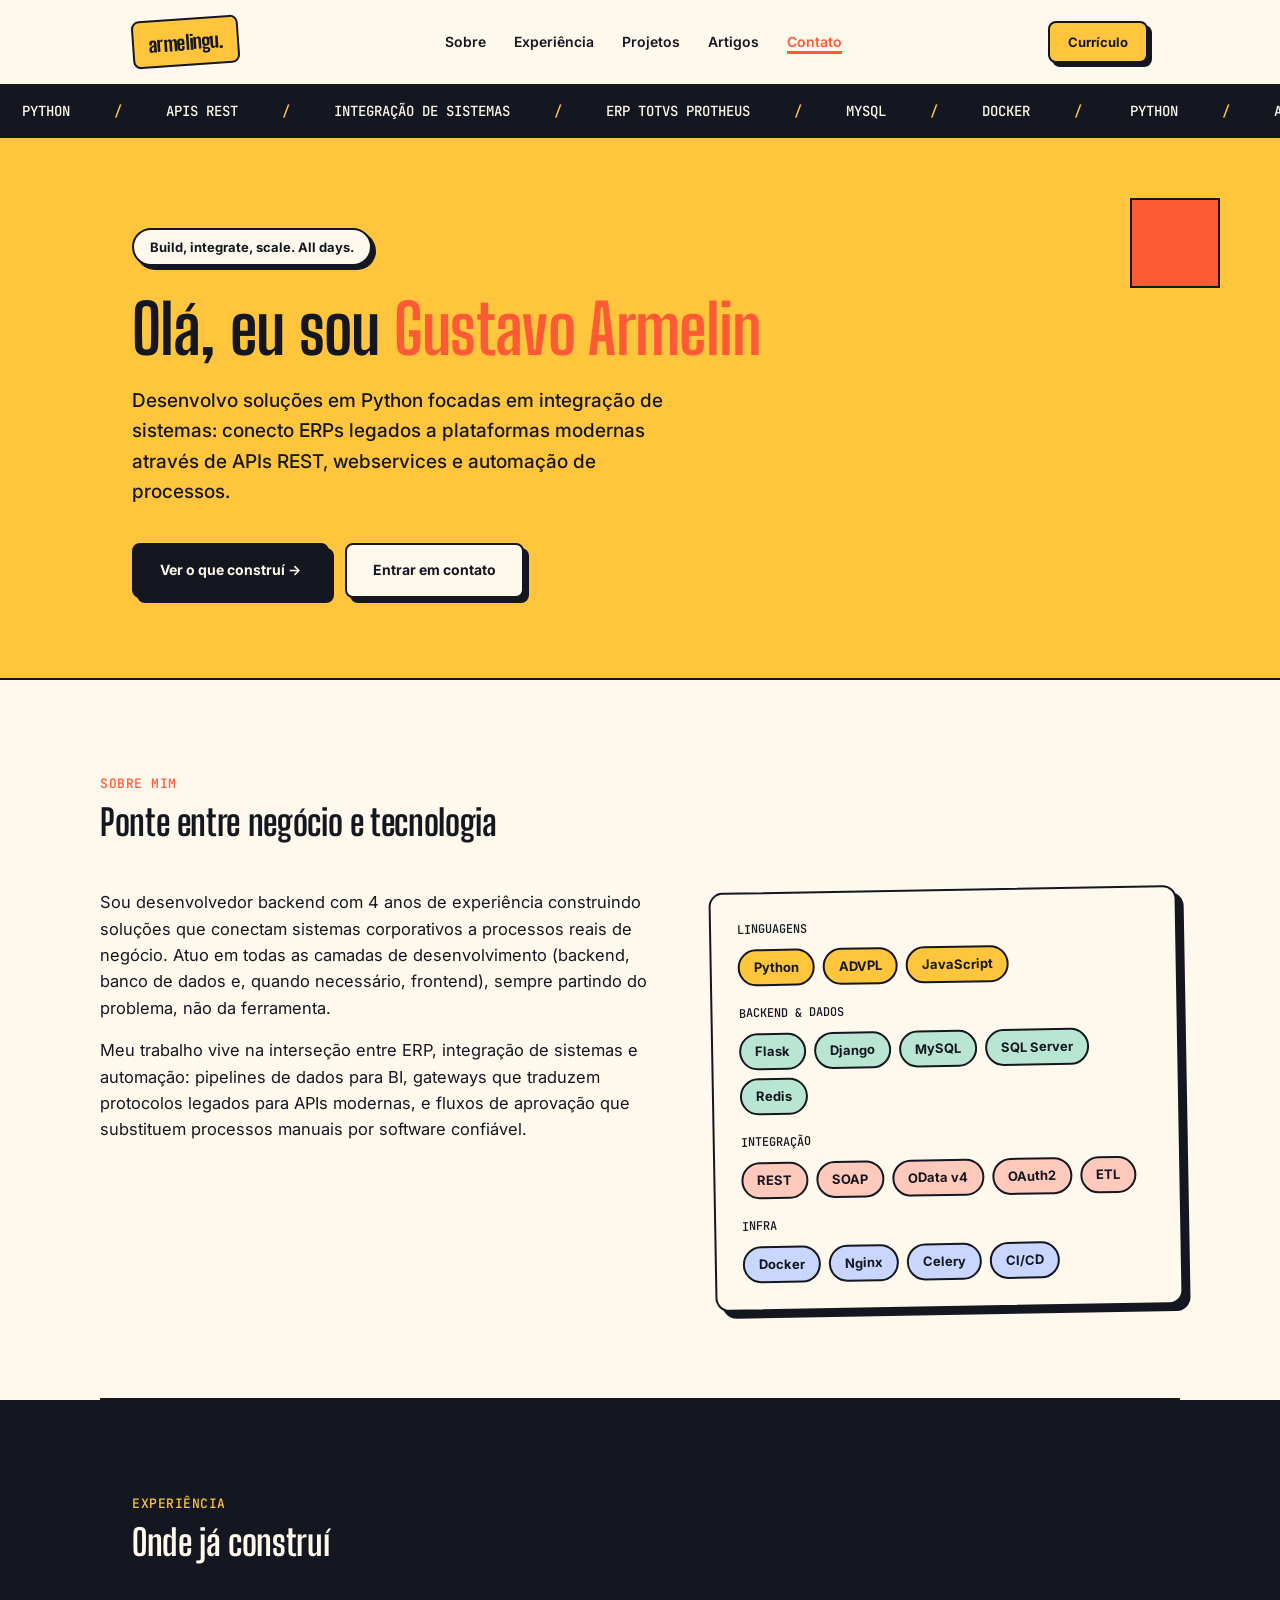
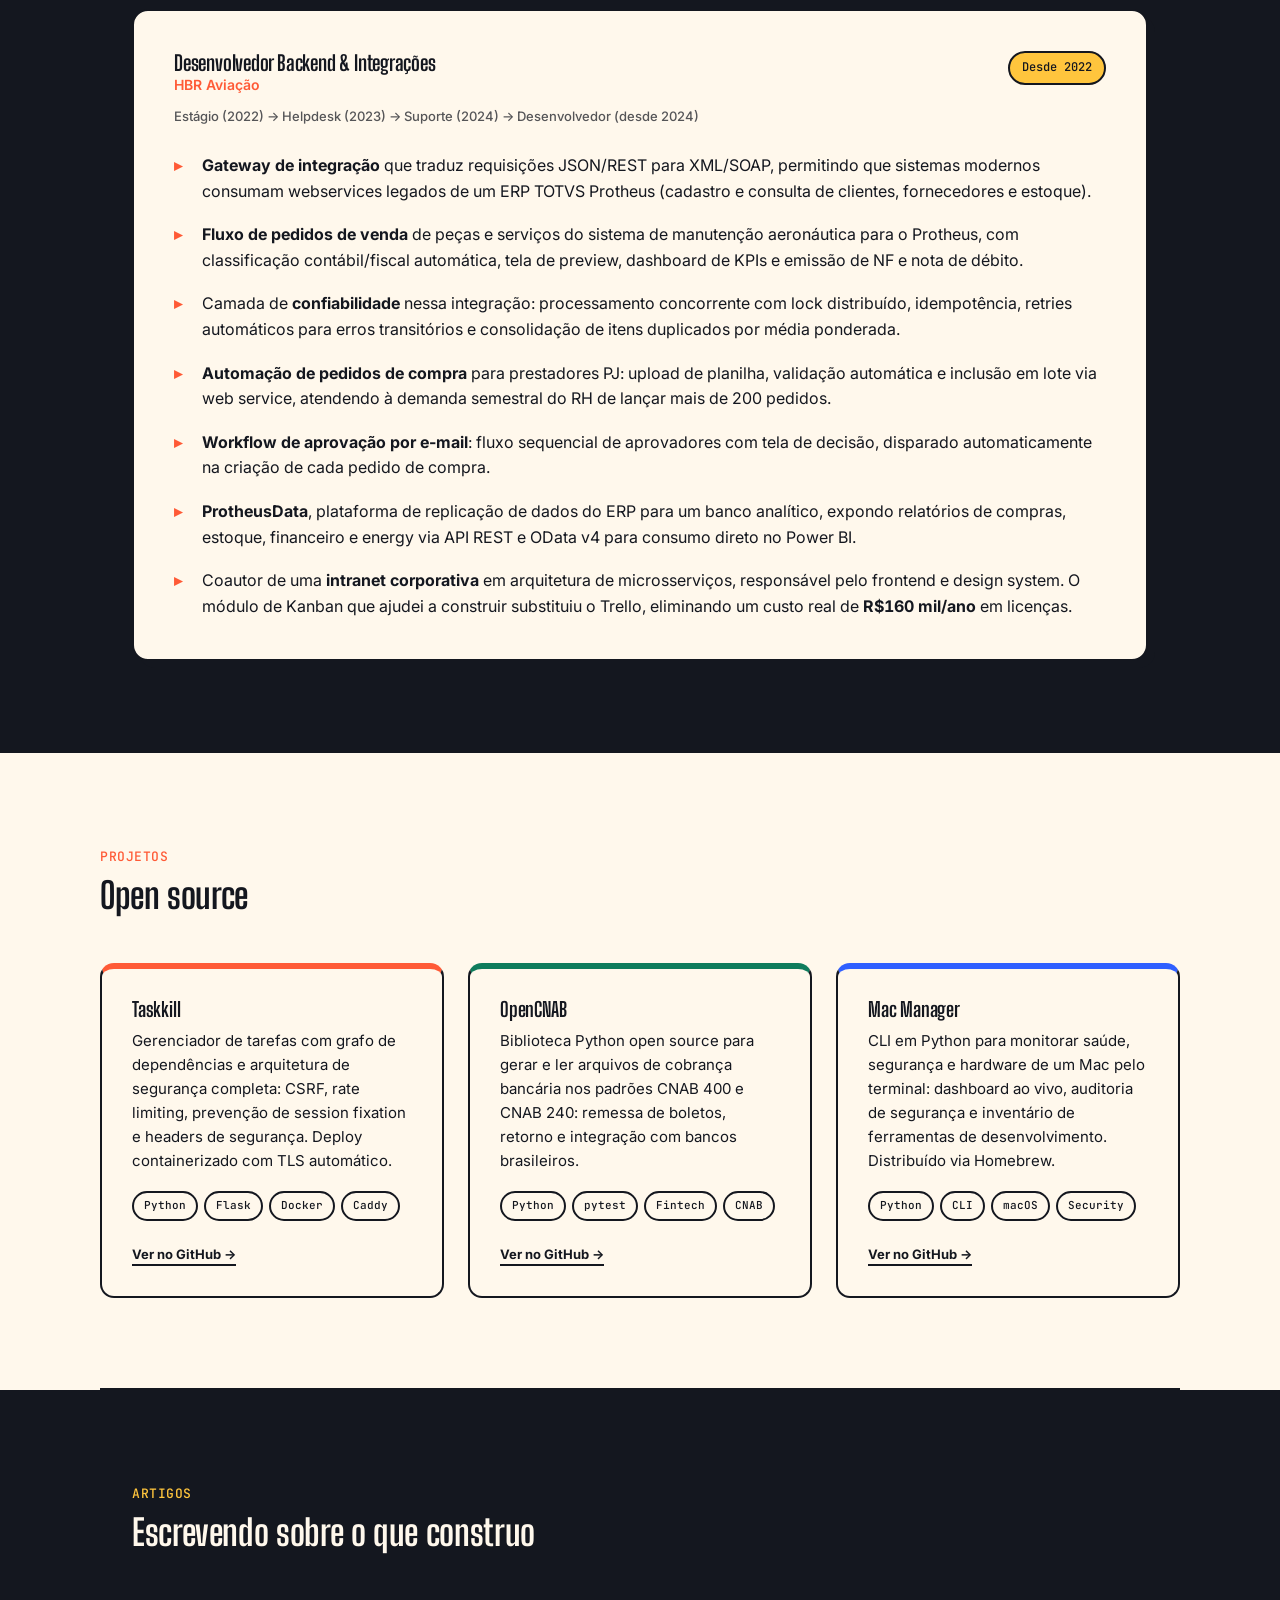
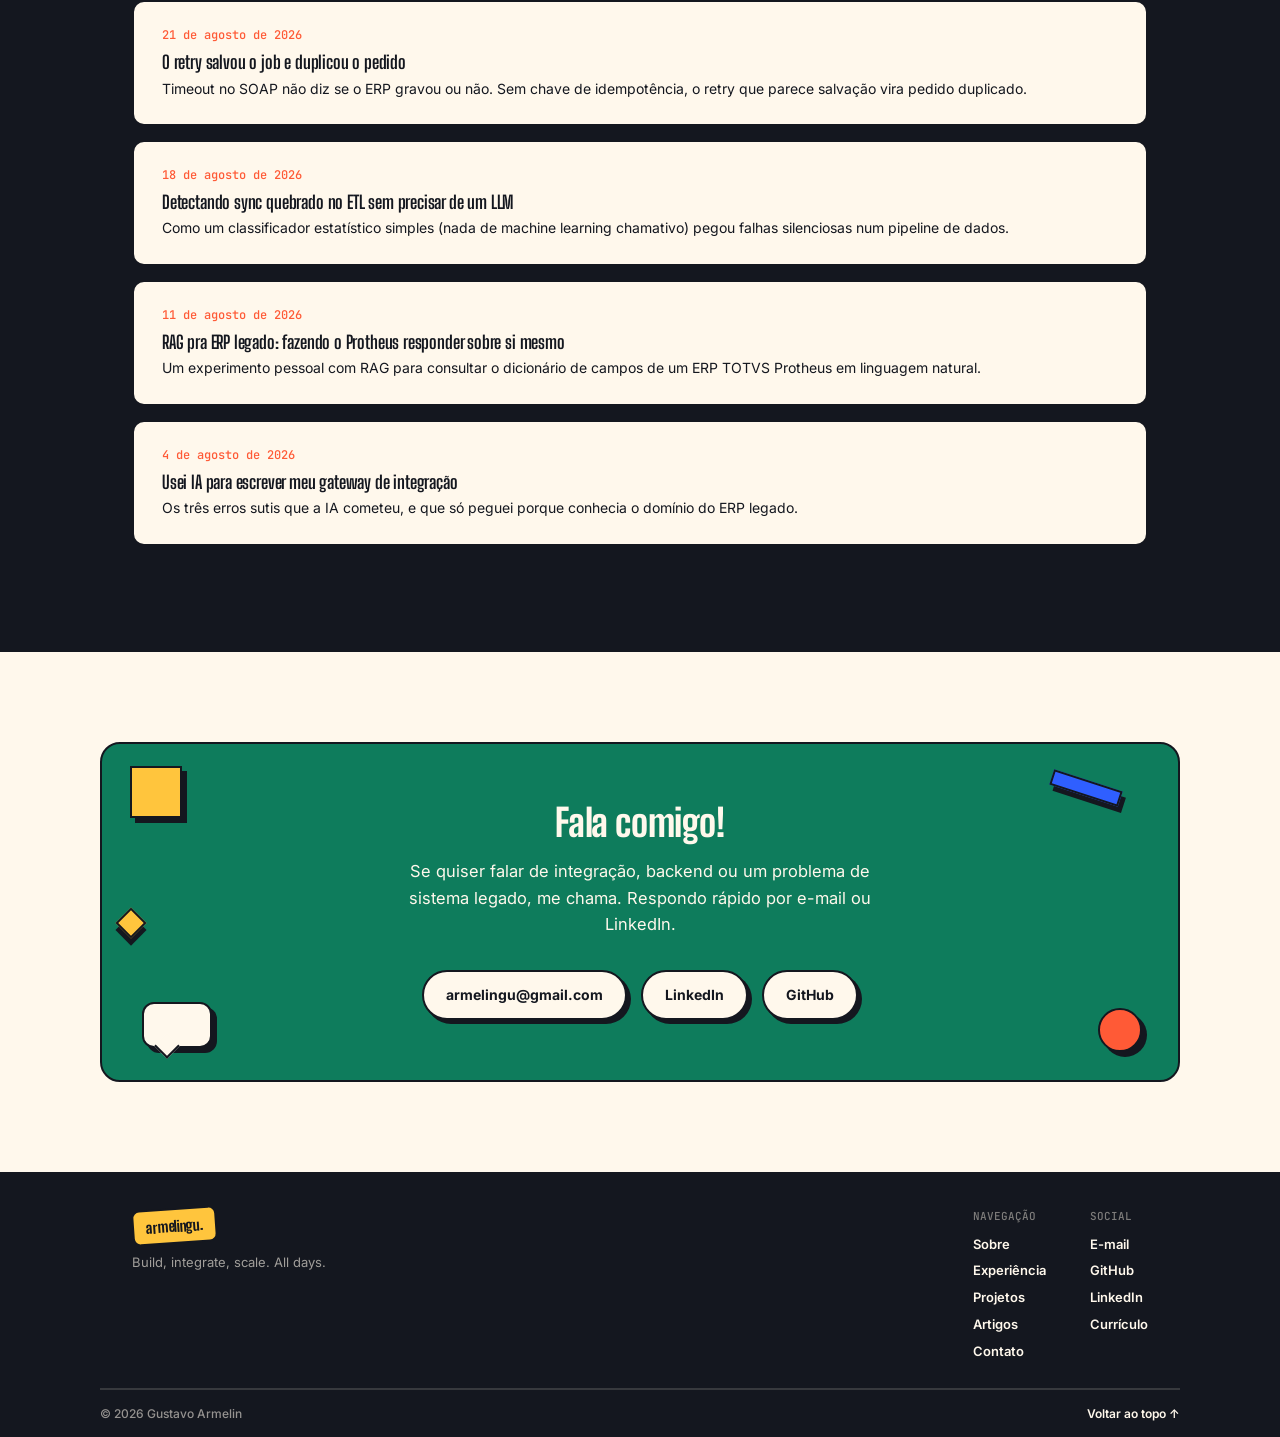
<file: index.html>
<!DOCTYPE html>
<html lang="pt-BR">
<head>
<meta charset="UTF-8">
<meta name="viewport" content="width=device-width, initial-scale=1.0">
<title>Gustavo Armelin | Desenvolvedor Backend</title>
<meta name="description" content="Gustavo Armelin, desenvolvedor backend focado em Python, APIs REST e integração de sistemas corporativos (ERP TOTVS Protheus).">
<meta name="theme-color" content="#FFF8EC">
<link rel="canonical" href="https://armelingu.github.io/">
<link rel="icon" href="favicon.svg" type="image/svg+xml">
<meta property="og:type" content="website">
<meta property="og:locale" content="pt_BR">
<meta property="og:url" content="https://armelingu.github.io/">
<meta property="og:title" content="Gustavo Armelin | Desenvolvedor Backend">
<meta property="og:description" content="Soluções em Python para integração de sistemas: ERPs legados, APIs REST e automação de processos.">
<meta property="og:site_name" content="armelingu.">
<meta property="og:image" content="https://armelingu.github.io/og.png">
<meta property="og:image:width" content="1200">
<meta property="og:image:height" content="630">
<meta property="og:image:alt" content="armelingu. Gustavo Armelin, desenvolvedor backend">
<meta name="twitter:card" content="summary_large_image">
<meta name="twitter:title" content="Gustavo Armelin | Desenvolvedor Backend">
<meta name="twitter:description" content="Soluções em Python para integração de sistemas: ERPs legados, APIs REST e automação de processos.">
<meta name="twitter:image" content="https://armelingu.github.io/og.png">
<link rel="preconnect" href="https://fonts.googleapis.com">
<link rel="preconnect" href="https://fonts.gstatic.com" crossorigin>
<link href="https://fonts.googleapis.com/css2?family=Big+Shoulders+Display:wght@600;800;900&family=Inter:wght@400;500;600;700&family=JetBrains+Mono:wght@500&display=swap" rel="stylesheet">
<link rel="stylesheet" href="style.css">
<script type="application/ld+json">
{
  "@context": "https://schema.org",
  "@type": "Person",
  "name": "Gustavo Armelin",
  "alternateName": "armelingu",
  "jobTitle": "Desenvolvedor Backend",
  "description": "Desenvolvedor backend focado em Python, APIs REST e integração de sistemas corporativos.",
  "url": "https://armelingu.github.io/",
  "image": "https://armelingu.github.io/og.png",
  "email": "mailto:armelingu@gmail.com",
  "sameAs": [
    "https://github.com/armelingu",
    "https://www.linkedin.com/in/gustavoarmelin"
  ],
  "alumniOf": {
    "@type": "CollegeOrUniversity",
    "name": "Universidade Santa Cecília"
  },
  "knowsAbout": [
    "Python",
    "APIs REST",
    "integração de sistemas",
    "ERP TOTVS Protheus"
  ]
}
</script>
</head>
<body>

<a class="skip-link" href="#top">Pular para o conteúdo</a>
<div class="progress-bar" id="progress-bar"></div>

<header>
  <nav class="nav">
    <a href="#top" class="mark">armelingu.</a>
    <ul class="nav-links">
      <li><a href="#sobre">Sobre</a></li>
      <li><a href="#experiencia">Experiência</a></li>
      <li><a href="#projetos">Projetos</a></li>
      <li><a href="#artigos">Artigos</a></li>
      <li><a href="#contato">Contato</a></li>
    </ul>
    <a href="Curriculo_Gustavo_Armelin.pdf" class="nav-cv" target="_blank">Currículo</a>
    <button class="nav-toggle" id="nav-toggle" aria-label="Abrir menu" aria-expanded="false" aria-controls="mobile-menu">
      <span></span><span></span><span></span>
    </button>
  </nav>
  <div class="mobile-menu" id="mobile-menu">
    <a href="#sobre">Sobre</a>
    <a href="#experiencia">Experiência</a>
    <a href="#projetos">Projetos</a>
    <a href="#artigos">Artigos</a>
    <a href="#contato">Contato</a>
    <a href="Curriculo_Gustavo_Armelin.pdf" target="_blank" rel="noopener">Currículo</a>
  </div>
</header>

<div class="marquee">
  <div class="marquee-track">
    <span>PYTHON</span><span class="hi">/</span><span>APIS REST</span><span class="hi">/</span><span>INTEGRAÇÃO DE SISTEMAS</span><span class="hi">/</span><span>ERP TOTVS PROTHEUS</span><span class="hi">/</span><span>MYSQL</span><span class="hi">/</span><span>DOCKER</span><span class="hi">/</span>
    <span>PYTHON</span><span class="hi">/</span><span>APIS REST</span><span class="hi">/</span><span>INTEGRAÇÃO DE SISTEMAS</span><span class="hi">/</span><span>ERP TOTVS PROTHEUS</span><span class="hi">/</span><span>MYSQL</span><span class="hi">/</span><span>DOCKER</span><span class="hi">/</span>
  </div>
</div>

<main id="top">

  <section class="hero">
    <div class="spin-shape"></div>
    <div class="wrap">
      <div class="badge">Build, integrate, scale. All days.</div>
      <h1>Olá, eu sou <span class="accent">Gustavo Armelin</span></h1>
      <p class="lede">Desenvolvo soluções em Python focadas em integração de sistemas: conecto ERPs legados a plataformas modernas através de APIs REST, webservices e automação de processos.</p>
      <div class="cta-row">
        <a href="#experiencia" class="btn primary">Ver o que construí →</a>
        <a href="#contato" class="btn ghost">Entrar em contato</a>
      </div>
    </div>
  </section>

  <section id="sobre" class="body-section wrap">
    <div class="section-head reveal">
      <div class="eyebrow">Sobre mim</div>
      <h2>Ponte entre negócio e tecnologia</h2>
    </div>
    <div class="about-grid reveal">
      <div>
        <p>Sou desenvolvedor backend com 4 anos de experiência construindo soluções que conectam sistemas corporativos a processos reais de negócio. Atuo em todas as camadas de desenvolvimento (backend, banco de dados e, quando necessário, frontend), sempre partindo do problema, não da ferramenta.</p>
        <p>Meu trabalho vive na interseção entre ERP, integração de sistemas e automação: pipelines de dados para BI, gateways que traduzem protocolos legados para APIs modernas, e fluxos de aprovação que substituem processos manuais por software confiável.</p>
      </div>
      <div class="stack-card hard-shadow">
        <div class="stack-group">
          <div class="stack-label">Linguagens</div>
          <div class="tags">
            <span class="tag c1">Python</span>
            <span class="tag c1">ADVPL</span>
            <span class="tag c1">JavaScript</span>
          </div>
        </div>
        <div class="stack-group">
          <div class="stack-label">Backend & Dados</div>
          <div class="tags">
            <span class="tag c2">Flask</span>
            <span class="tag c2">Django</span>
            <span class="tag c2">MySQL</span>
            <span class="tag c2">SQL Server</span>
            <span class="tag c2">Redis</span>
          </div>
        </div>
        <div class="stack-group">
          <div class="stack-label">Integração</div>
          <div class="tags">
            <span class="tag c3">REST</span>
            <span class="tag c3">SOAP</span>
            <span class="tag c3">OData v4</span>
            <span class="tag c3">OAuth2</span>
            <span class="tag c3">ETL</span>
          </div>
        </div>
        <div class="stack-group">
          <div class="stack-label">Infra</div>
          <div class="tags">
            <span class="tag c4">Docker</span>
            <span class="tag c4">Nginx</span>
            <span class="tag c4">Celery</span>
            <span class="tag c4">CI/CD</span>
          </div>
        </div>
      </div>
    </div>
  </section>

  <section id="experiencia" class="body-section dark">
    <div class="wrap">
      <div class="section-head reveal">
        <div class="eyebrow">Experiência</div>
        <h2>Onde já construí</h2>
      </div>
      <div class="timeline-card hard-shadow reveal">
        <div class="timeline-head">
          <div>
            <h3>Desenvolvedor Backend & Integrações</h3>
            <div class="company">HBR Aviação</div>
            <p class="trajectory">Estágio (2022) → Helpdesk (2023) → Suporte (2024) → Desenvolvedor (desde 2024)</p>
          </div>
          <div class="period">Desde 2022</div>
        </div>
        <ul class="timeline-list">
          <li><strong>Gateway de integração</strong> que traduz requisições JSON/REST para XML/SOAP, permitindo que sistemas modernos consumam webservices legados de um ERP TOTVS Protheus (cadastro e consulta de clientes, fornecedores e estoque).</li>
          <li><strong>Fluxo de pedidos de venda</strong> de peças e serviços do sistema de manutenção aeronáutica para o Protheus, com classificação contábil/fiscal automática, tela de preview, dashboard de KPIs e emissão de NF e nota de débito.</li>
          <li>Camada de <strong>confiabilidade</strong> nessa integração: processamento concorrente com lock distribuído, idempotência, retries automáticos para erros transitórios e consolidação de itens duplicados por média ponderada.</li>
          <li><strong>Automação de pedidos de compra</strong> para prestadores PJ: upload de planilha, validação automática e inclusão em lote via web service, atendendo à demanda semestral do RH de lançar mais de 200 pedidos.</li>
          <li><strong>Workflow de aprovação por e-mail</strong>: fluxo sequencial de aprovadores com tela de decisão, disparado automaticamente na criação de cada pedido de compra.</li>
          <li><strong>ProtheusData</strong>, plataforma de replicação de dados do ERP para um banco analítico, expondo relatórios de compras, estoque, financeiro e energy via API REST e OData v4 para consumo direto no Power BI.</li>
          <li>Coautor de uma <strong>intranet corporativa</strong> em arquitetura de microsserviços, responsável pelo frontend e design system. O módulo de Kanban que ajudei a construir substituiu o Trello, eliminando um custo real de <strong class="counter" data-target="180" data-prefix="R$" data-suffix=" mil/ano">R$0 mil/ano</strong> em licenças.</li>
        </ul>
      </div>
    </div>
  </section>

  <section id="projetos" class="body-section wrap">
    <div class="section-head reveal">
      <div class="eyebrow">Projetos</div>
      <h2>Open source</h2>
    </div>
    <div class="projects-grid">
      <a class="project-card card-border reveal" href="https://github.com/armelingu/taskkill" target="_blank" rel="noopener">
        <h3>Taskkill</h3>
        <p>Gerenciador de tarefas com grafo de dependências e arquitetura de segurança completa: CSRF, rate limiting, prevenção de session fixation e headers de segurança. Deploy containerizado com TLS automático.</p>
        <div class="project-tags"><span>Python</span><span>Flask</span><span>Docker</span><span>Caddy</span></div>
        <span class="project-link">Ver no GitHub →</span>
      </a>
      <a class="project-card card-border reveal" href="https://github.com/armelingu/opencnab" target="_blank" rel="noopener" style="transition-delay: 0.08s">
        <h3>OpenCNAB</h3>
        <p>Biblioteca Python open source para gerar e ler arquivos de cobrança bancária nos padrões CNAB 400 e CNAB 240: remessa de boletos, retorno e integração com bancos brasileiros.</p>
        <div class="project-tags"><span>Python</span><span>pytest</span><span>Fintech</span><span>CNAB</span></div>
        <span class="project-link">Ver no GitHub →</span>
      </a>
      <a class="project-card card-border reveal" href="https://github.com/armelingu/mac-manager" target="_blank" rel="noopener" style="transition-delay: 0.16s">
        <h3>Mac Manager</h3>
        <p>CLI em Python para monitorar saúde, segurança e hardware de um Mac pelo terminal: dashboard ao vivo, auditoria de segurança e inventário de ferramentas de desenvolvimento. Distribuído via Homebrew.</p>
        <div class="project-tags"><span>Python</span><span>CLI</span><span>macOS</span><span>Security</span></div>
        <span class="project-link">Ver no GitHub →</span>
      </a>
    </div>
  </section>

  <section id="artigos" class="body-section dark">
    <div class="wrap">
      <div class="section-head reveal">
        <div class="eyebrow">Artigos</div>
        <h2>Escrevendo sobre o que construo</h2>
      </div>
      <div class="articles-list reveal">
        <a class="article-card" href="artigos/retry-idempotencia-soap.html">
          <span class="date">21 de agosto de 2026</span>
          <h3>O retry salvou o job e duplicou o pedido</h3>
          <p>Timeout no SOAP não diz se o ERP gravou ou não. Sem chave de idempotência, o retry que parece salvação vira pedido duplicado.</p>
        </a>
        <a class="article-card" href="artigos/deteccao-anomalias-etl.html">
          <span class="date">18 de agosto de 2026</span>
          <h3>Detectando sync quebrado no ETL sem precisar de um LLM</h3>
          <p>Como um classificador estatístico simples (nada de machine learning chamativo) pegou falhas silenciosas num pipeline de dados.</p>
        </a>
        <a class="article-card" href="artigos/rag-erp-legado.html">
          <span class="date">11 de agosto de 2026</span>
          <h3>RAG pra ERP legado: fazendo o Protheus responder sobre si mesmo</h3>
          <p>Um experimento pessoal com RAG para consultar o dicionário de campos de um ERP TOTVS Protheus em linguagem natural.</p>
        </a>
        <a class="article-card" href="artigos/ia-gateway-integracao.html">
          <span class="date">4 de agosto de 2026</span>
          <h3>Usei IA para escrever meu gateway de integração</h3>
          <p>Os três erros sutis que a IA cometeu, e que só peguei porque conhecia o domínio do ERP legado.</p>
        </a>
      </div>
    </div>
  </section>

  <section id="contato" class="body-section wrap">
    <div class="contact-block reveal">
      <div class="contact-art" aria-hidden="true">
        <span class="stamp stamp-sq"></span>
        <span class="stamp stamp-dot"></span>
        <span class="stamp stamp-bar"></span>
        <span class="stamp stamp-bubble"></span>
        <span class="stamp stamp-chip"></span>
      </div>
      <div class="contact-copy">
        <h2>Fala comigo!</h2>
        <p>Se quiser falar de integração, backend ou um problema de sistema legado, me chama. Respondo rápido por e-mail ou LinkedIn.</p>
        <div class="contact-links">
          <a href="mailto:armelingu@gmail.com">armelingu@gmail.com</a>
          <a href="https://linkedin.com/in/gustavoarmelin" target="_blank" rel="noopener">LinkedIn</a>
          <a href="https://github.com/armelingu" target="_blank" rel="noopener">GitHub</a>
        </div>
      </div>
    </div>
  </section>

</main>

<footer>
  <div class="wrap footer-inner">
    <div class="footer-brand">
      <a href="#top" class="mark">armelingu.</a>
      <p>Build, integrate, scale. All days.</p>
    </div>
    <div class="footer-links">
      <div class="footer-col">
        <div class="stack-label">Navegação</div>
        <a href="#sobre">Sobre</a>
        <a href="#experiencia">Experiência</a>
        <a href="#projetos">Projetos</a>
        <a href="#artigos">Artigos</a>
        <a href="#contato">Contato</a>
      </div>
      <div class="footer-col">
        <div class="stack-label">Social</div>
        <a href="mailto:armelingu@gmail.com">E-mail</a>
        <a href="https://github.com/armelingu" target="_blank" rel="noopener">GitHub</a>
        <a href="https://linkedin.com/in/gustavoarmelin" target="_blank" rel="noopener">LinkedIn</a>
        <a href="Curriculo_Gustavo_Armelin.pdf" target="_blank">Currículo</a>
      </div>
    </div>
  </div>
  <div class="wrap footer-bottom">
    <span>© <span id="year"></span> Gustavo Armelin</span>
    <a href="#top" class="back-top">Voltar ao topo ↑</a>
  </div>
</footer>

<script src="script.js"></script>
</body>
</html>
</file>
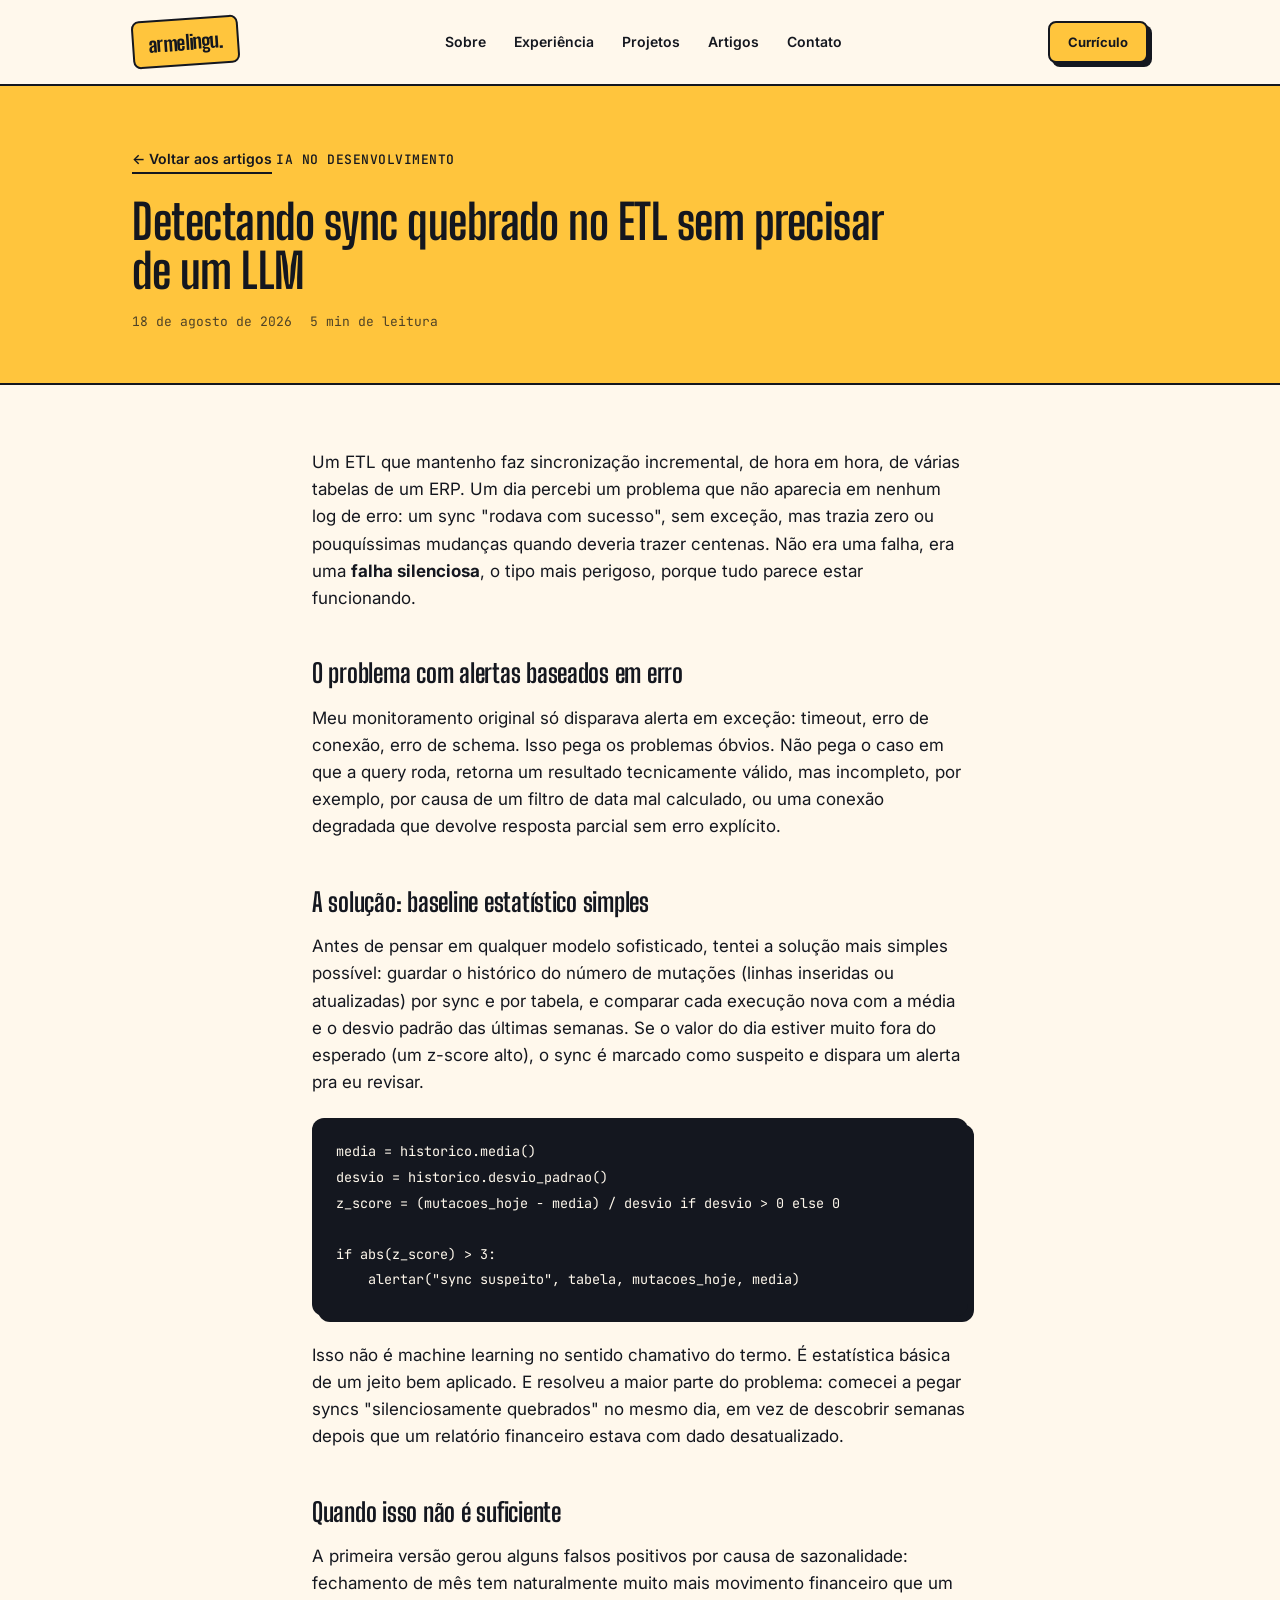
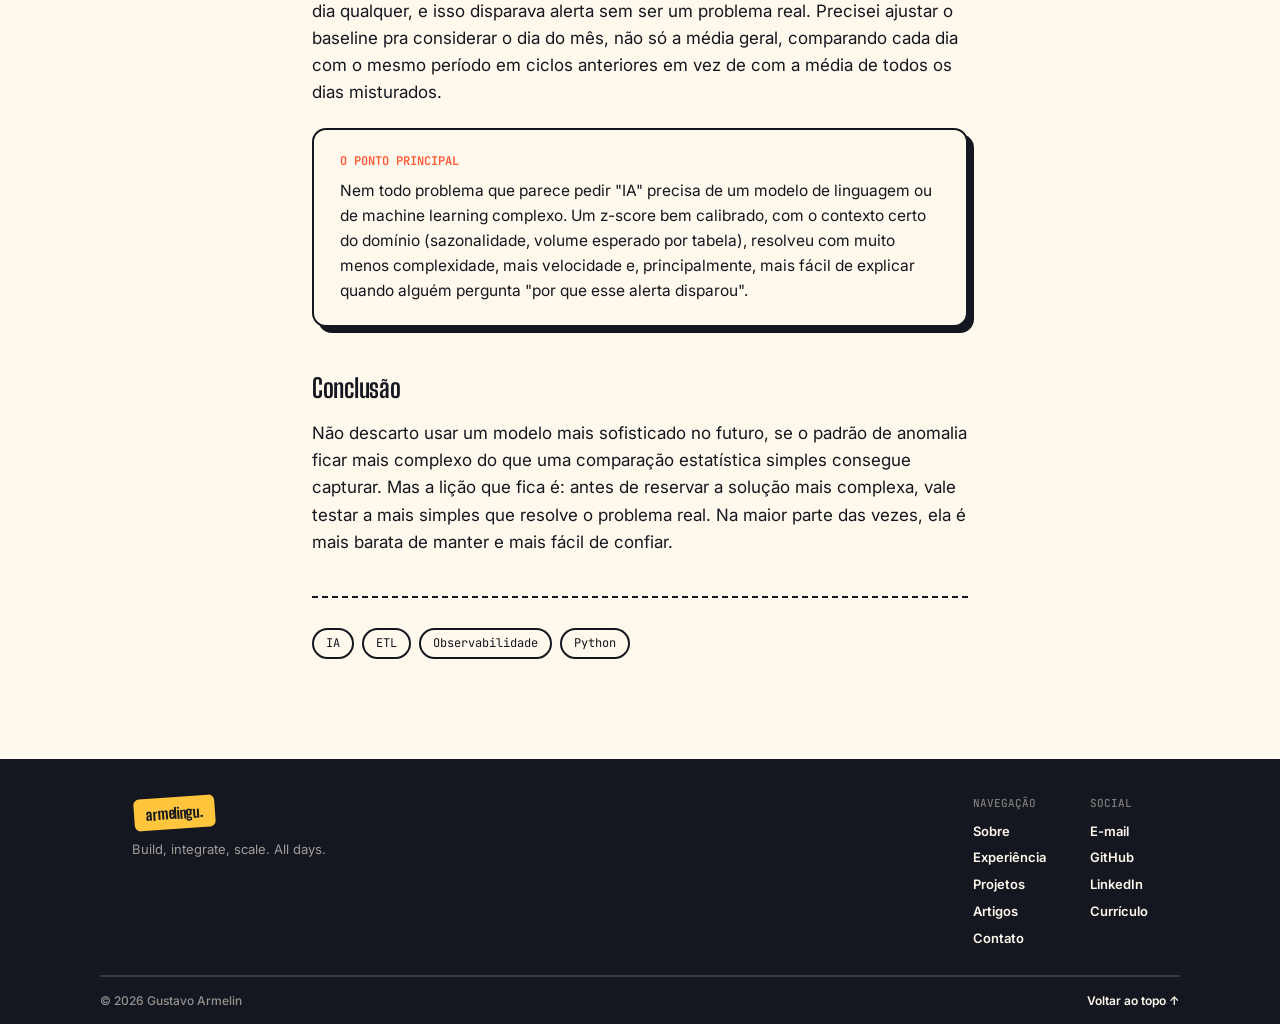
<file: artigos/deteccao-anomalias-etl.html>
<!DOCTYPE html>
<html lang="pt-BR">
<head>
<meta charset="UTF-8">
<meta name="viewport" content="width=device-width, initial-scale=1.0">
<title>Detectando sync quebrado no ETL sem precisar de um LLM | armelingu.</title>
<meta name="description" content="Nem toda solução de IA precisa ser um modelo de linguagem. Como um classificador estatístico simples ajudou a pegar falhas silenciosas num pipeline de ETL.">
<meta name="theme-color" content="#FFF8EC">
<link rel="canonical" href="https://armelingu.github.io/artigos/deteccao-anomalias-etl.html">
<link rel="icon" href="../favicon.svg" type="image/svg+xml">
<meta property="og:type" content="article">
<meta property="og:locale" content="pt_BR">
<meta property="og:site_name" content="armelingu.">
<meta property="og:url" content="https://armelingu.github.io/artigos/deteccao-anomalias-etl.html">
<meta property="og:title" content="Detectando sync quebrado no ETL sem precisar de um LLM">
<meta property="og:description" content="Como um classificador estatístico simples ajudou a pegar falhas silenciosas num pipeline de ETL.">
<meta property="og:image" content="https://armelingu.github.io/og.png">
<meta property="og:image:width" content="1200">
<meta property="og:image:height" content="630">
<meta property="article:published_time" content="2026-08-18">
<meta property="article:author" content="Gustavo Armelin">
<meta name="author" content="Gustavo Armelin">
<meta name="twitter:card" content="summary_large_image">
<meta name="twitter:title" content="Detectando sync quebrado no ETL sem precisar de um LLM">
<meta name="twitter:description" content="Como um classificador estatístico simples ajudou a pegar falhas silenciosas num pipeline de ETL.">
<meta name="twitter:image" content="https://armelingu.github.io/og.png">
<link rel="preconnect" href="https://fonts.googleapis.com">
<link rel="preconnect" href="https://fonts.gstatic.com" crossorigin>
<link href="https://fonts.googleapis.com/css2?family=Big+Shoulders+Display:wght@600;800;900&family=Inter:wght@400;500;600;700&family=JetBrains+Mono:wght@500&display=swap" rel="stylesheet">
<link rel="stylesheet" href="../style.css">
<script type="application/ld+json">
{
  "@context": "https://schema.org",
  "@type": "BlogPosting",
  "headline": "Detectando sync quebrado no ETL sem precisar de um LLM",
  "description": "Como um classificador estatístico simples ajudou a pegar falhas silenciosas num pipeline de ETL.",
  "datePublished": "2026-08-18",
  "dateModified": "2026-08-18",
  "inLanguage": "pt-BR",
  "url": "https://armelingu.github.io/artigos/deteccao-anomalias-etl.html",
  "image": "https://armelingu.github.io/og.png",
  "author": {
    "@type": "Person",
    "name": "Gustavo Armelin",
    "url": "https://armelingu.github.io/"
  },
  "publisher": {
    "@type": "Person",
    "name": "Gustavo Armelin",
    "url": "https://armelingu.github.io/"
  },
  "mainEntityOfPage": "https://armelingu.github.io/artigos/deteccao-anomalias-etl.html"
}
</script>
</head>
<body>

<div class="progress-bar" id="progress-bar"></div>

<header>
  <nav class="nav">
    <a href="../index.html" class="mark">armelingu.</a>
    <ul class="nav-links">
      <li><a href="../index.html#sobre">Sobre</a></li>
      <li><a href="../index.html#experiencia">Experiência</a></li>
      <li><a href="../index.html#projetos">Projetos</a></li>
      <li><a href="../index.html#artigos">Artigos</a></li>
      <li><a href="../index.html#contato">Contato</a></li>
    </ul>
    <a href="../Curriculo_Gustavo_Armelin.pdf" class="nav-cv" target="_blank">Currículo</a>
    <button class="nav-toggle" id="nav-toggle" aria-label="Abrir menu" aria-expanded="false" aria-controls="mobile-menu"><span></span><span></span><span></span></button>
  </nav>
  <div class="mobile-menu" id="mobile-menu">
    <a href="../index.html#sobre">Sobre</a>
    <a href="../index.html#experiencia">Experiência</a>
    <a href="../index.html#projetos">Projetos</a>
    <a href="../index.html#artigos">Artigos</a>
    <a href="../index.html#contato">Contato</a>
    <a href="../Curriculo_Gustavo_Armelin.pdf" target="_blank" rel="noopener">Currículo</a>
  </div>
</header>

<main>
<section class="article-hero">
  <div class="wrap">
    <a href="../index.html#artigos" class="article-back">← Voltar aos artigos</a>
    <div class="eyebrow">IA no desenvolvimento</div>
    <h1>Detectando sync quebrado no ETL sem precisar de um LLM</h1>
    <div class="article-meta">
      <span>18 de agosto de 2026</span>
      <span>5 min de leitura</span>
    </div>
  </div>
</section>

<article class="article-body">
  <p>Um ETL que mantenho faz sincronização incremental, de hora em hora, de várias tabelas de um ERP. Um dia percebi um problema que não aparecia em nenhum log de erro: um sync "rodava com sucesso", sem exceção, mas trazia zero ou pouquíssimas mudanças quando deveria trazer centenas. Não era uma falha, era uma <strong>falha silenciosa</strong>, o tipo mais perigoso, porque tudo parece estar funcionando.</p>

  <h2>O problema com alertas baseados em erro</h2>
  <p>Meu monitoramento original só disparava alerta em exceção: timeout, erro de conexão, erro de schema. Isso pega os problemas óbvios. Não pega o caso em que a query roda, retorna um resultado tecnicamente válido, mas incompleto, por exemplo, por causa de um filtro de data mal calculado, ou uma conexão degradada que devolve resposta parcial sem erro explícito.</p>

  <h2>A solução: baseline estatístico simples</h2>
  <p>Antes de pensar em qualquer modelo sofisticado, tentei a solução mais simples possível: guardar o histórico do número de mutações (linhas inseridas ou atualizadas) por sync e por tabela, e comparar cada execução nova com a média e o desvio padrão das últimas semanas. Se o valor do dia estiver muito fora do esperado (um z-score alto), o sync é marcado como suspeito e dispara um alerta pra eu revisar.</p>

  <pre><code>media = historico.media()
desvio = historico.desvio_padrao()
z_score = (mutacoes_hoje - media) / desvio if desvio > 0 else 0

if abs(z_score) > 3:
    alertar("sync suspeito", tabela, mutacoes_hoje, media)</code></pre>

  <p>Isso não é machine learning no sentido chamativo do termo. É estatística básica de um jeito bem aplicado. E resolveu a maior parte do problema: comecei a pegar syncs "silenciosamente quebrados" no mesmo dia, em vez de descobrir semanas depois que um relatório financeiro estava com dado desatualizado.</p>

  <h2>Quando isso não é suficiente</h2>
  <p>A primeira versão gerou alguns falsos positivos por causa de sazonalidade: fechamento de mês tem naturalmente muito mais movimento financeiro que um dia qualquer, e isso disparava alerta sem ser um problema real. Precisei ajustar o baseline pra considerar o dia do mês, não só a média geral, comparando cada dia com o mesmo período em ciclos anteriores em vez de com a média de todos os dias misturados.</p>

  <div class="callout">
    <span class="label">O ponto principal</span>
    <p>Nem todo problema que parece pedir "IA" precisa de um modelo de linguagem ou de machine learning complexo. Um z-score bem calibrado, com o contexto certo do domínio (sazonalidade, volume esperado por tabela), resolveu com muito menos complexidade, mais velocidade e, principalmente, mais fácil de explicar quando alguém pergunta "por que esse alerta disparou".</p>
  </div>

  <h2>Conclusão</h2>
  <p>Não descarto usar um modelo mais sofisticado no futuro, se o padrão de anomalia ficar mais complexo do que uma comparação estatística simples consegue capturar. Mas a lição que fica é: antes de reservar a solução mais complexa, vale testar a mais simples que resolve o problema real. Na maior parte das vezes, ela é mais barata de manter e mais fácil de confiar.</p>

  <div class="article-tags">
    <span>IA</span><span>ETL</span><span>Observabilidade</span><span>Python</span>
  </div>
</article>
</main>

<footer>
  <div class="wrap footer-inner">
    <div class="footer-brand">
      <a href="../index.html" class="mark">armelingu.</a>
      <p>Build, integrate, scale. All days.</p>
    </div>
    <div class="footer-links">
      <div class="footer-col">
        <div class="stack-label">Navegação</div>
        <a href="../index.html#sobre">Sobre</a>
        <a href="../index.html#experiencia">Experiência</a>
        <a href="../index.html#projetos">Projetos</a>
        <a href="../index.html#artigos">Artigos</a>
        <a href="../index.html#contato">Contato</a>
      </div>
      <div class="footer-col">
        <div class="stack-label">Social</div>
        <a href="mailto:armelingu@gmail.com">E-mail</a>
        <a href="https://github.com/armelingu" target="_blank" rel="noopener">GitHub</a>
        <a href="https://linkedin.com/in/gustavoarmelin" target="_blank" rel="noopener">LinkedIn</a>
        <a href="../Curriculo_Gustavo_Armelin.pdf" target="_blank">Currículo</a>
      </div>
    </div>
  </div>
  <div class="wrap footer-bottom">
    <span>© <span id="year"></span> Gustavo Armelin</span>
    <a href="../index.html#top" class="back-top">Voltar ao topo ↑</a>
  </div>
</footer>

<script src="../script.js"></script>
</body>
</html>
</file>
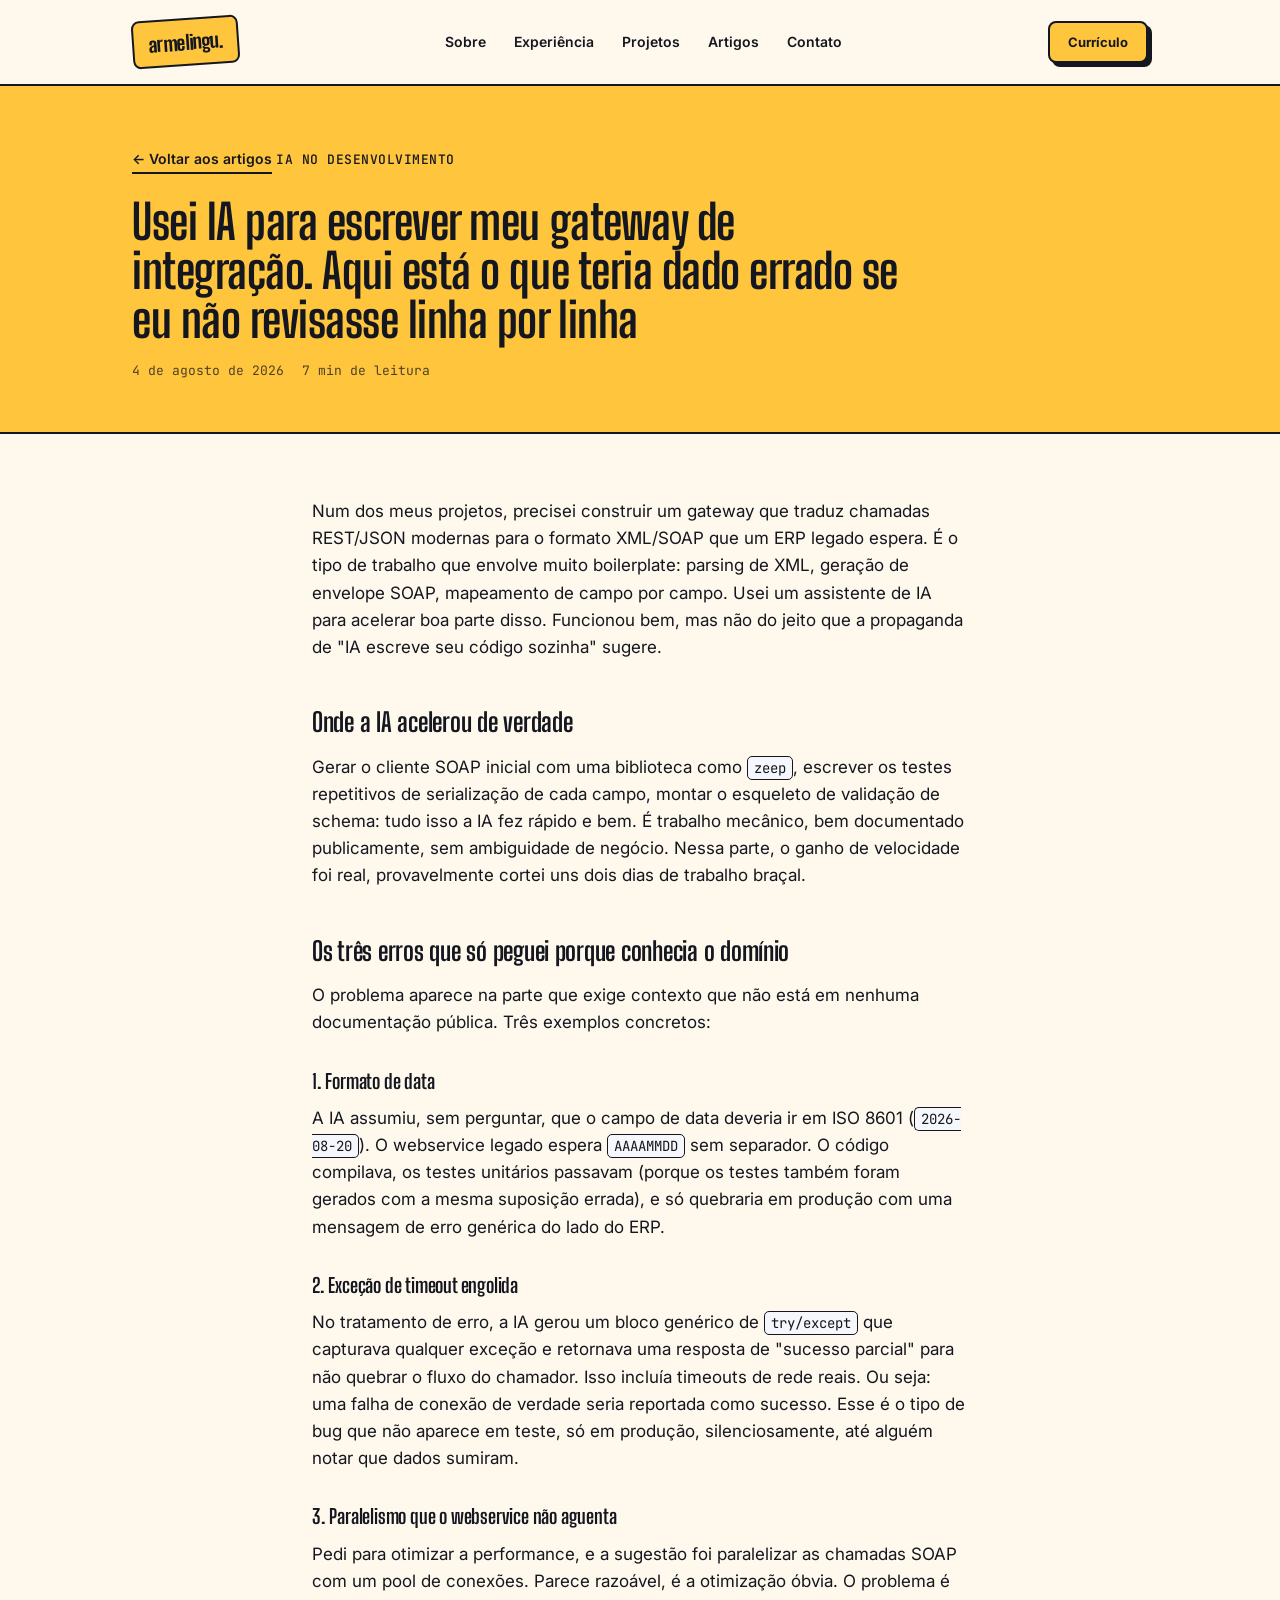
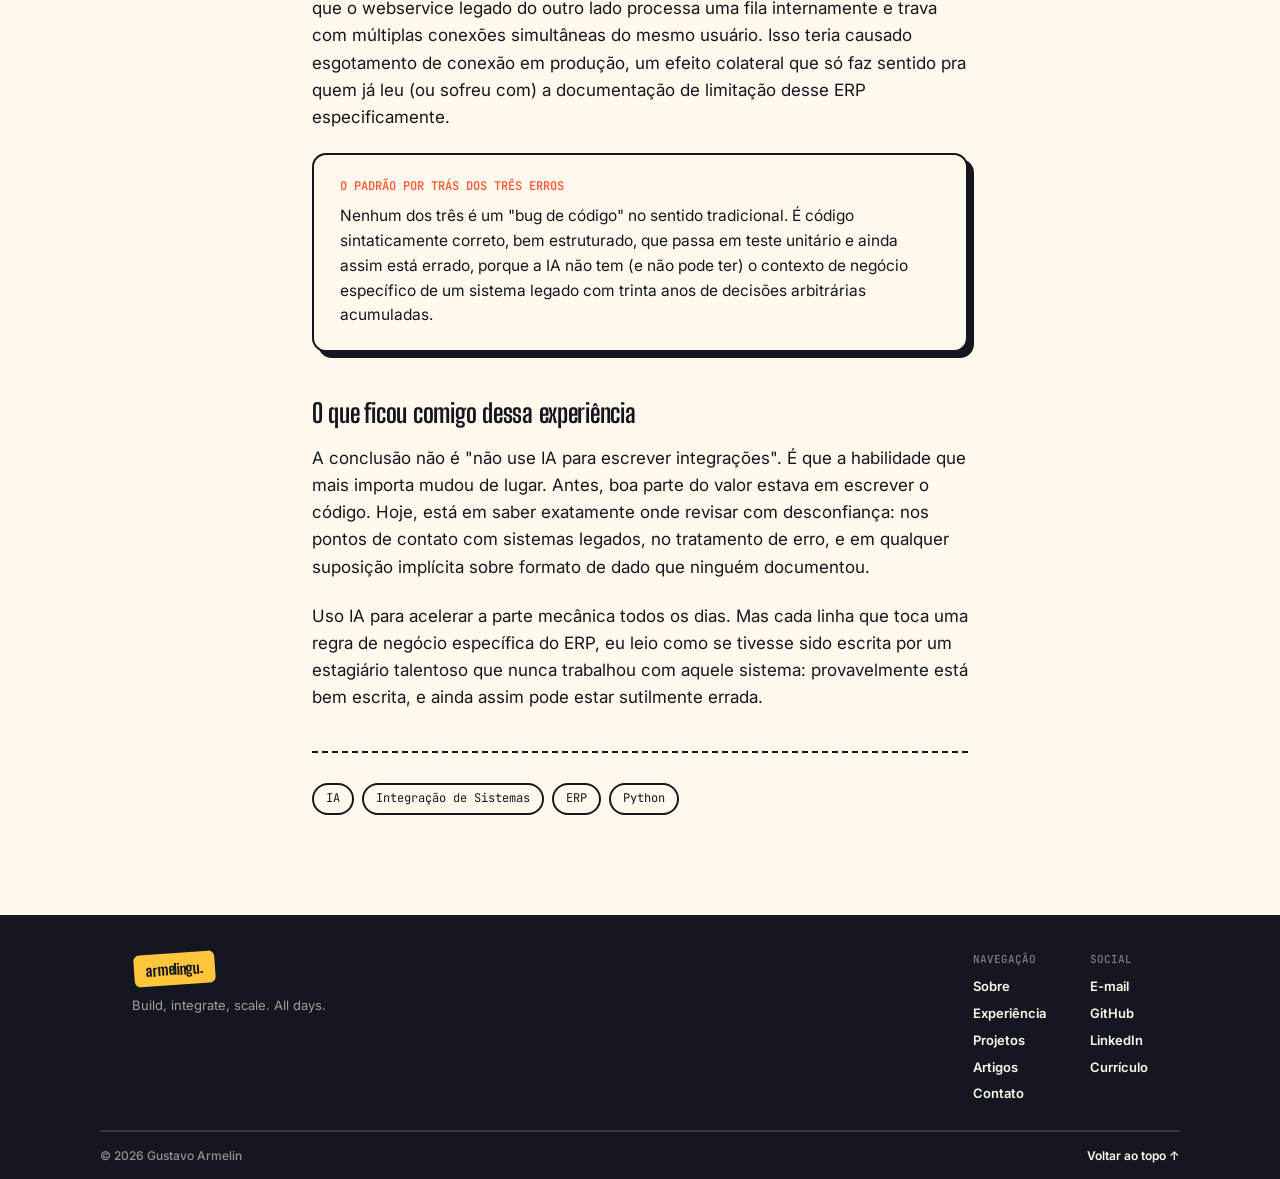
<file: artigos/ia-gateway-integracao.html>
<!DOCTYPE html>
<html lang="pt-BR">
<head>
<meta charset="UTF-8">
<meta name="viewport" content="width=device-width, initial-scale=1.0">
<title>Usei IA para escrever meu gateway de integração | armelingu.</title>
<meta name="description" content="Bastidores de como acelerei a construção de um gateway JSON para XML/SOAP com um assistente de IA, e os três erros sutis que só peguei porque conhecia o domínio.">
<meta name="theme-color" content="#FFF8EC">
<link rel="canonical" href="https://armelingu.github.io/artigos/ia-gateway-integracao.html">
<link rel="icon" href="../favicon.svg" type="image/svg+xml">
<meta property="og:type" content="article">
<meta property="og:locale" content="pt_BR">
<meta property="og:site_name" content="armelingu.">
<meta property="og:url" content="https://armelingu.github.io/artigos/ia-gateway-integracao.html">
<meta property="og:title" content="Usei IA para escrever meu gateway de integração">
<meta property="og:description" content="Bastidores de como acelerei a construção de um gateway JSON para XML/SOAP com um assistente de IA, e os três erros sutis que só peguei porque conhecia o domínio.">
<meta property="og:image" content="https://armelingu.github.io/og.png">
<meta property="og:image:width" content="1200">
<meta property="og:image:height" content="630">
<meta property="article:published_time" content="2026-08-04">
<meta property="article:author" content="Gustavo Armelin">
<meta name="author" content="Gustavo Armelin">
<meta name="twitter:card" content="summary_large_image">
<meta name="twitter:title" content="Usei IA para escrever meu gateway de integração">
<meta name="twitter:description" content="Bastidores de como acelerei a construção de um gateway JSON para XML/SOAP com um assistente de IA, e os três erros sutis que só peguei porque conhecia o domínio.">
<meta name="twitter:image" content="https://armelingu.github.io/og.png">
<link rel="preconnect" href="https://fonts.googleapis.com">
<link rel="preconnect" href="https://fonts.gstatic.com" crossorigin>
<link href="https://fonts.googleapis.com/css2?family=Big+Shoulders+Display:wght@600;800;900&family=Inter:wght@400;500;600;700&family=JetBrains+Mono:wght@500&display=swap" rel="stylesheet">
<link rel="stylesheet" href="../style.css">
<script type="application/ld+json">
{
  "@context": "https://schema.org",
  "@type": "BlogPosting",
  "headline": "Usei IA para escrever meu gateway de integração",
  "description": "Bastidores de como acelerei a construção de um gateway JSON para XML/SOAP com um assistente de IA, e os três erros sutis que só peguei porque conhecia o domínio.",
  "datePublished": "2026-08-04",
  "dateModified": "2026-08-04",
  "inLanguage": "pt-BR",
  "url": "https://armelingu.github.io/artigos/ia-gateway-integracao.html",
  "image": "https://armelingu.github.io/og.png",
  "author": {
    "@type": "Person",
    "name": "Gustavo Armelin",
    "url": "https://armelingu.github.io/"
  },
  "publisher": {
    "@type": "Person",
    "name": "Gustavo Armelin",
    "url": "https://armelingu.github.io/"
  },
  "mainEntityOfPage": "https://armelingu.github.io/artigos/ia-gateway-integracao.html"
}
</script>
</head>
<body>

<div class="progress-bar" id="progress-bar"></div>

<header>
  <nav class="nav">
    <a href="../index.html" class="mark">armelingu.</a>
    <ul class="nav-links">
      <li><a href="../index.html#sobre">Sobre</a></li>
      <li><a href="../index.html#experiencia">Experiência</a></li>
      <li><a href="../index.html#projetos">Projetos</a></li>
      <li><a href="../index.html#artigos">Artigos</a></li>
      <li><a href="../index.html#contato">Contato</a></li>
    </ul>
    <a href="../Curriculo_Gustavo_Armelin.pdf" class="nav-cv" target="_blank">Currículo</a>
    <button class="nav-toggle" id="nav-toggle" aria-label="Abrir menu" aria-expanded="false" aria-controls="mobile-menu"><span></span><span></span><span></span></button>
  </nav>
  <div class="mobile-menu" id="mobile-menu">
    <a href="../index.html#sobre">Sobre</a>
    <a href="../index.html#experiencia">Experiência</a>
    <a href="../index.html#projetos">Projetos</a>
    <a href="../index.html#artigos">Artigos</a>
    <a href="../index.html#contato">Contato</a>
    <a href="../Curriculo_Gustavo_Armelin.pdf" target="_blank" rel="noopener">Currículo</a>
  </div>
</header>

<main>
<section class="article-hero">
  <div class="wrap">
    <a href="../index.html#artigos" class="article-back">← Voltar aos artigos</a>
    <div class="eyebrow">IA no desenvolvimento</div>
    <h1>Usei IA para escrever meu gateway de integração. Aqui está o que teria dado errado se eu não revisasse linha por linha</h1>
    <div class="article-meta">
      <span>4 de agosto de 2026</span>
      <span>7 min de leitura</span>
    </div>
  </div>
</section>

<article class="article-body">
  <p>Num dos meus projetos, precisei construir um gateway que traduz chamadas REST/JSON modernas para o formato XML/SOAP que um ERP legado espera. É o tipo de trabalho que envolve muito boilerplate: parsing de XML, geração de envelope SOAP, mapeamento de campo por campo. Usei um assistente de IA para acelerar boa parte disso. Funcionou bem, mas não do jeito que a propaganda de "IA escreve seu código sozinha" sugere.</p>

  <h2>Onde a IA acelerou de verdade</h2>
  <p>Gerar o cliente SOAP inicial com uma biblioteca como <code>zeep</code>, escrever os testes repetitivos de serialização de cada campo, montar o esqueleto de validação de schema: tudo isso a IA fez rápido e bem. É trabalho mecânico, bem documentado publicamente, sem ambiguidade de negócio. Nessa parte, o ganho de velocidade foi real, provavelmente cortei uns dois dias de trabalho braçal.</p>

  <h2>Os três erros que só peguei porque conhecia o domínio</h2>
  <p>O problema aparece na parte que exige contexto que não está em nenhuma documentação pública. Três exemplos concretos:</p>

  <h3>1. Formato de data</h3>
  <p>A IA assumiu, sem perguntar, que o campo de data deveria ir em ISO 8601 (<code>2026-08-20</code>). O webservice legado espera <code>AAAAMMDD</code> sem separador. O código compilava, os testes unitários passavam (porque os testes também foram gerados com a mesma suposição errada), e só quebraria em produção com uma mensagem de erro genérica do lado do ERP.</p>

  <h3>2. Exceção de timeout engolida</h3>
  <p>No tratamento de erro, a IA gerou um bloco genérico de <code>try/except</code> que capturava qualquer exceção e retornava uma resposta de "sucesso parcial" para não quebrar o fluxo do chamador. Isso incluía timeouts de rede reais. Ou seja: uma falha de conexão de verdade seria reportada como sucesso. Esse é o tipo de bug que não aparece em teste, só em produção, silenciosamente, até alguém notar que dados sumiram.</p>

  <h3>3. Paralelismo que o webservice não aguenta</h3>
  <p>Pedi para otimizar a performance, e a sugestão foi paralelizar as chamadas SOAP com um pool de conexões. Parece razoável, é a otimização óbvia. O problema é que o webservice legado do outro lado processa uma fila internamente e trava com múltiplas conexões simultâneas do mesmo usuário. Isso teria causado esgotamento de conexão em produção, um efeito colateral que só faz sentido pra quem já leu (ou sofreu com) a documentação de limitação desse ERP especificamente.</p>

  <div class="callout">
    <span class="label">O padrão por trás dos três erros</span>
    <p>Nenhum dos três é um "bug de código" no sentido tradicional. É código sintaticamente correto, bem estruturado, que passa em teste unitário e ainda assim está errado, porque a IA não tem (e não pode ter) o contexto de negócio específico de um sistema legado com trinta anos de decisões arbitrárias acumuladas.</p>
  </div>

  <h2>O que ficou comigo dessa experiência</h2>
  <p>A conclusão não é "não use IA para escrever integrações". É que a habilidade que mais importa mudou de lugar. Antes, boa parte do valor estava em escrever o código. Hoje, está em saber exatamente onde revisar com desconfiança: nos pontos de contato com sistemas legados, no tratamento de erro, e em qualquer suposição implícita sobre formato de dado que ninguém documentou.</p>
  <p>Uso IA para acelerar a parte mecânica todos os dias. Mas cada linha que toca uma regra de negócio específica do ERP, eu leio como se tivesse sido escrita por um estagiário talentoso que nunca trabalhou com aquele sistema: provavelmente está bem escrita, e ainda assim pode estar sutilmente errada.</p>

  <div class="article-tags">
    <span>IA</span><span>Integração de Sistemas</span><span>ERP</span><span>Python</span>
  </div>
</article>
</main>

<footer>
  <div class="wrap footer-inner">
    <div class="footer-brand">
      <a href="../index.html" class="mark">armelingu.</a>
      <p>Build, integrate, scale. All days.</p>
    </div>
    <div class="footer-links">
      <div class="footer-col">
        <div class="stack-label">Navegação</div>
        <a href="../index.html#sobre">Sobre</a>
        <a href="../index.html#experiencia">Experiência</a>
        <a href="../index.html#projetos">Projetos</a>
        <a href="../index.html#artigos">Artigos</a>
        <a href="../index.html#contato">Contato</a>
      </div>
      <div class="footer-col">
        <div class="stack-label">Social</div>
        <a href="mailto:armelingu@gmail.com">E-mail</a>
        <a href="https://github.com/armelingu" target="_blank" rel="noopener">GitHub</a>
        <a href="https://linkedin.com/in/gustavoarmelin" target="_blank" rel="noopener">LinkedIn</a>
        <a href="../Curriculo_Gustavo_Armelin.pdf" target="_blank">Currículo</a>
      </div>
    </div>
  </div>
  <div class="wrap footer-bottom">
    <span>© <span id="year"></span> Gustavo Armelin</span>
    <a href="../index.html#top" class="back-top">Voltar ao topo ↑</a>
  </div>
</footer>

<script src="../script.js"></script>
</body>
</html>
</file>
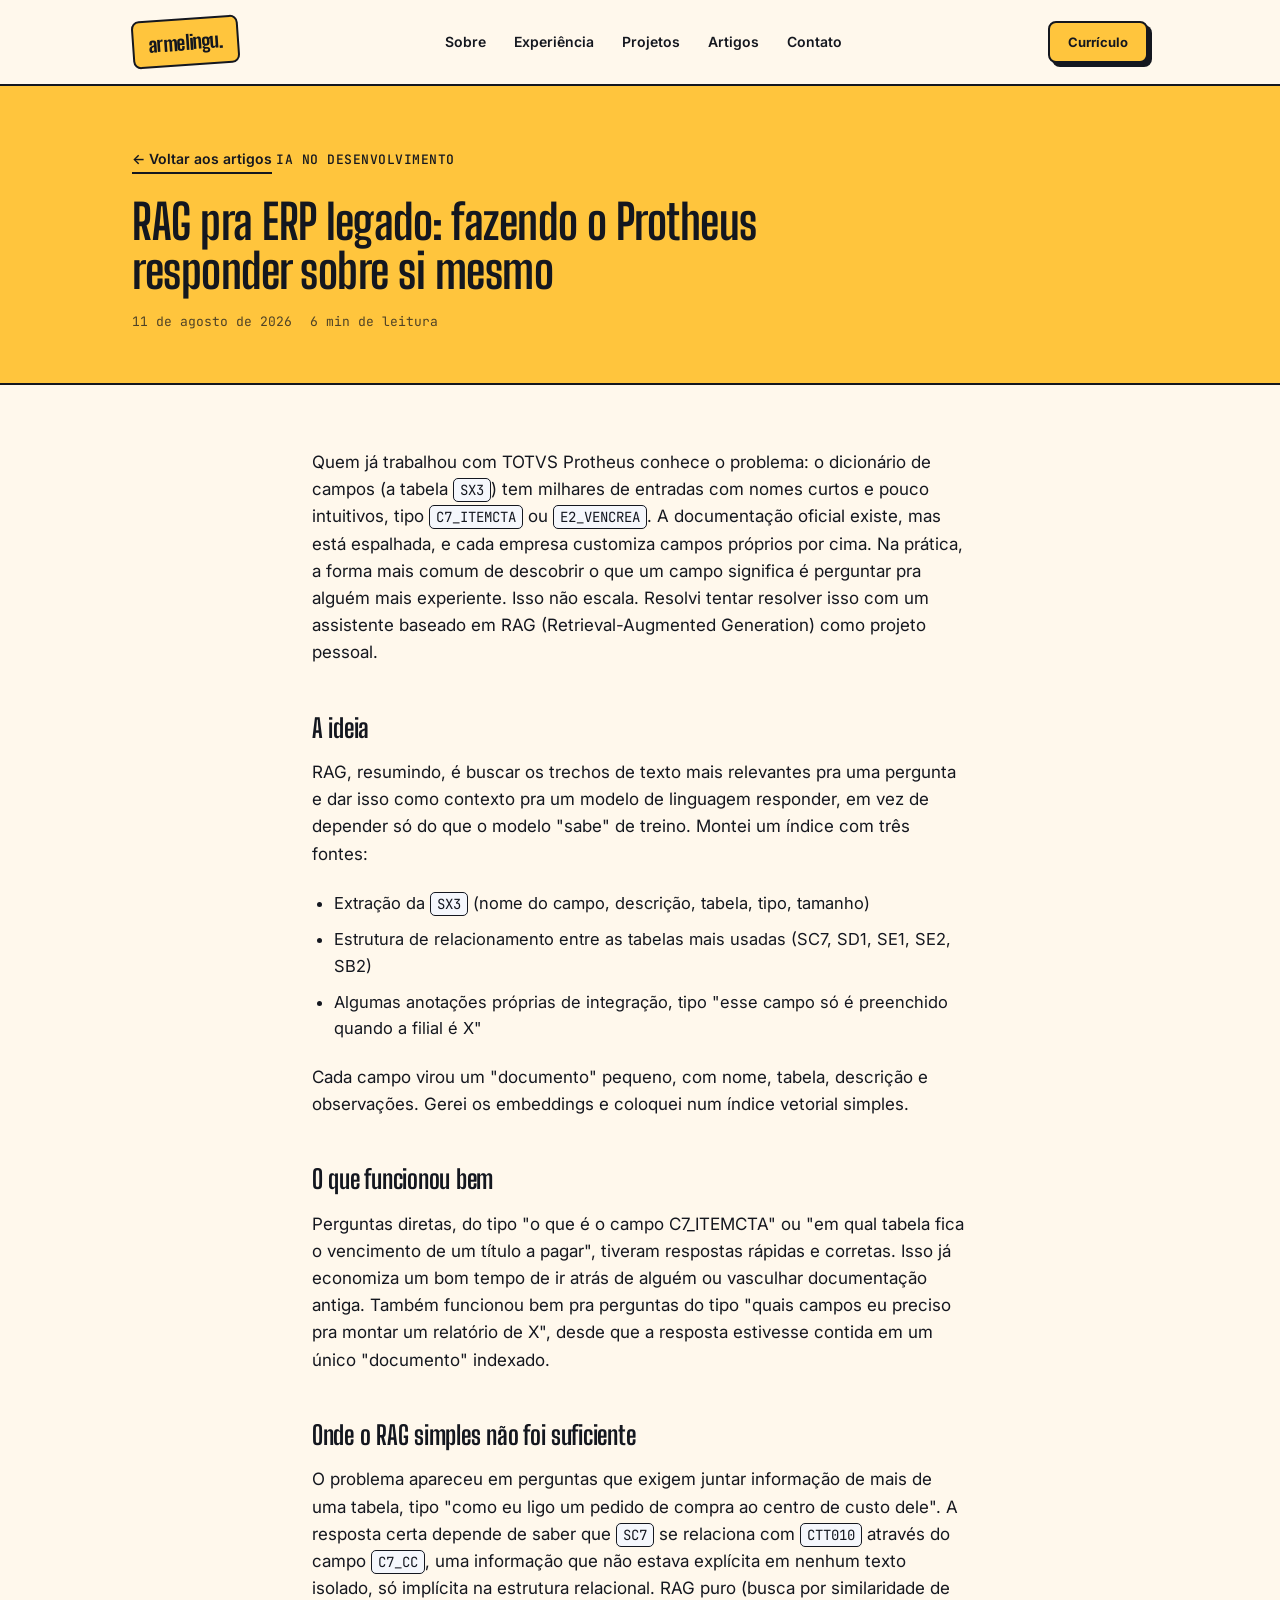
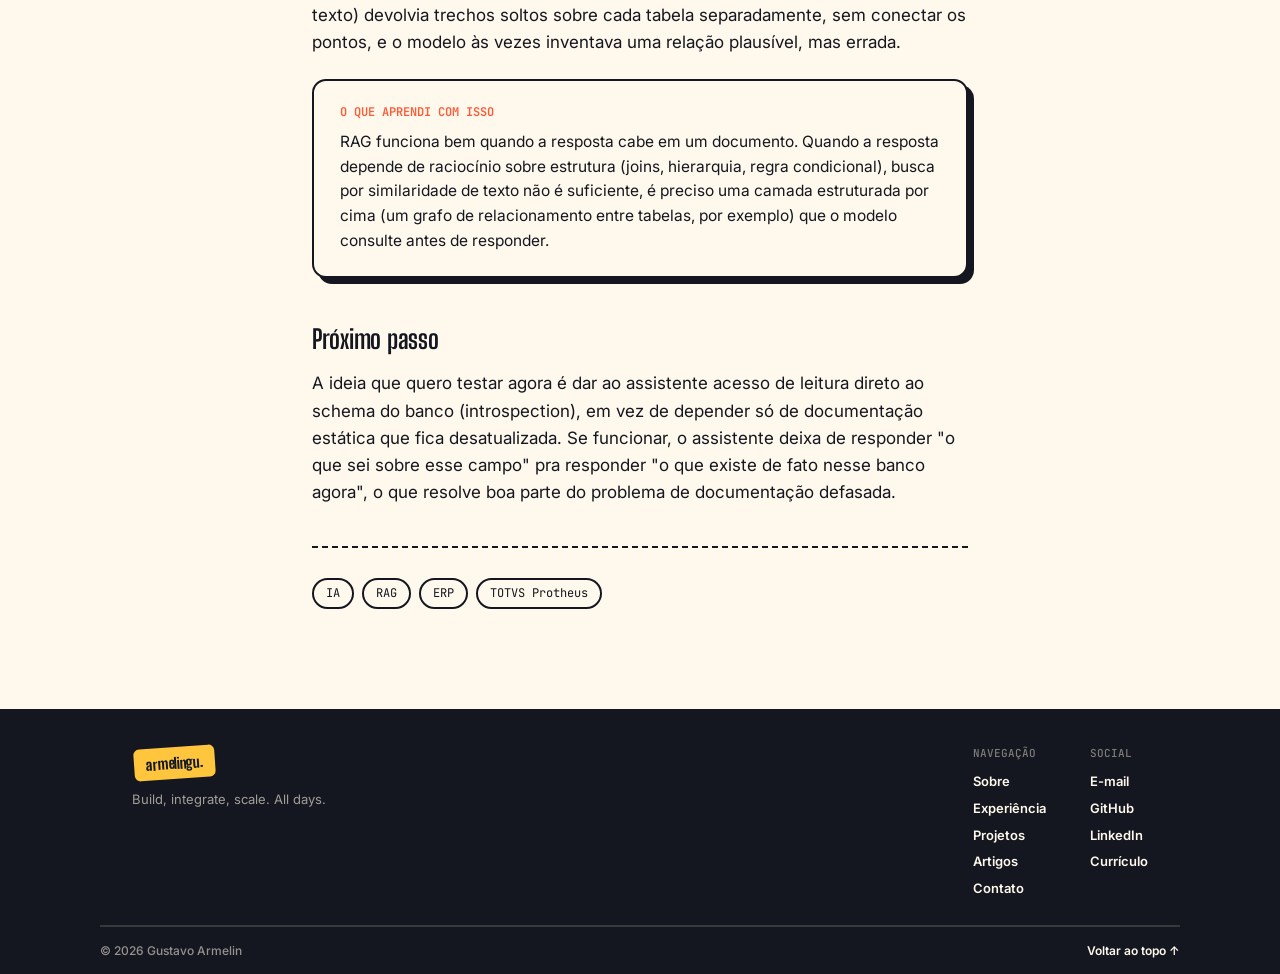
<file: artigos/rag-erp-legado.html>
<!DOCTYPE html>
<html lang="pt-BR">
<head>
<meta charset="UTF-8">
<meta name="viewport" content="width=device-width, initial-scale=1.0">
<title>RAG pra ERP legado: fazendo o Protheus responder sobre si mesmo | armelingu.</title>
<meta name="description" content="Um experimento pessoal: montar um assistente com RAG que responde perguntas sobre os campos e tabelas do TOTVS Protheus, um dos ERPs com a documentação mais espalhada que existe.">
<meta name="theme-color" content="#FFF8EC">
<link rel="canonical" href="https://armelingu.github.io/artigos/rag-erp-legado.html">
<link rel="icon" href="../favicon.svg" type="image/svg+xml">
<meta property="og:type" content="article">
<meta property="og:locale" content="pt_BR">
<meta property="og:site_name" content="armelingu.">
<meta property="og:url" content="https://armelingu.github.io/artigos/rag-erp-legado.html">
<meta property="og:title" content="RAG pra ERP legado: fazendo o Protheus responder sobre si mesmo">
<meta property="og:description" content="Um experimento pessoal: montar um assistente com RAG que responde perguntas sobre os campos e tabelas do TOTVS Protheus.">
<meta property="og:image" content="https://armelingu.github.io/og.png">
<meta property="og:image:width" content="1200">
<meta property="og:image:height" content="630">
<meta property="article:published_time" content="2026-08-11">
<meta property="article:author" content="Gustavo Armelin">
<meta name="author" content="Gustavo Armelin">
<meta name="twitter:card" content="summary_large_image">
<meta name="twitter:title" content="RAG pra ERP legado: fazendo o Protheus responder sobre si mesmo">
<meta name="twitter:description" content="Um experimento pessoal: montar um assistente com RAG que responde perguntas sobre os campos e tabelas do TOTVS Protheus.">
<meta name="twitter:image" content="https://armelingu.github.io/og.png">
<link rel="preconnect" href="https://fonts.googleapis.com">
<link rel="preconnect" href="https://fonts.gstatic.com" crossorigin>
<link href="https://fonts.googleapis.com/css2?family=Big+Shoulders+Display:wght@600;800;900&family=Inter:wght@400;500;600;700&family=JetBrains+Mono:wght@500&display=swap" rel="stylesheet">
<link rel="stylesheet" href="../style.css">
<script type="application/ld+json">
{
  "@context": "https://schema.org",
  "@type": "BlogPosting",
  "headline": "RAG pra ERP legado: fazendo o Protheus responder sobre si mesmo",
  "description": "Um experimento pessoal: montar um assistente com RAG que responde perguntas sobre os campos e tabelas do TOTVS Protheus.",
  "datePublished": "2026-08-11",
  "dateModified": "2026-08-11",
  "inLanguage": "pt-BR",
  "url": "https://armelingu.github.io/artigos/rag-erp-legado.html",
  "image": "https://armelingu.github.io/og.png",
  "author": {
    "@type": "Person",
    "name": "Gustavo Armelin",
    "url": "https://armelingu.github.io/"
  },
  "publisher": {
    "@type": "Person",
    "name": "Gustavo Armelin",
    "url": "https://armelingu.github.io/"
  },
  "mainEntityOfPage": "https://armelingu.github.io/artigos/rag-erp-legado.html"
}
</script>
</head>
<body>

<div class="progress-bar" id="progress-bar"></div>

<header>
  <nav class="nav">
    <a href="../index.html" class="mark">armelingu.</a>
    <ul class="nav-links">
      <li><a href="../index.html#sobre">Sobre</a></li>
      <li><a href="../index.html#experiencia">Experiência</a></li>
      <li><a href="../index.html#projetos">Projetos</a></li>
      <li><a href="../index.html#artigos">Artigos</a></li>
      <li><a href="../index.html#contato">Contato</a></li>
    </ul>
    <a href="../Curriculo_Gustavo_Armelin.pdf" class="nav-cv" target="_blank">Currículo</a>
    <button class="nav-toggle" id="nav-toggle" aria-label="Abrir menu" aria-expanded="false" aria-controls="mobile-menu"><span></span><span></span><span></span></button>
  </nav>
  <div class="mobile-menu" id="mobile-menu">
    <a href="../index.html#sobre">Sobre</a>
    <a href="../index.html#experiencia">Experiência</a>
    <a href="../index.html#projetos">Projetos</a>
    <a href="../index.html#artigos">Artigos</a>
    <a href="../index.html#contato">Contato</a>
    <a href="../Curriculo_Gustavo_Armelin.pdf" target="_blank" rel="noopener">Currículo</a>
  </div>
</header>

<main>
<section class="article-hero">
  <div class="wrap">
    <a href="../index.html#artigos" class="article-back">← Voltar aos artigos</a>
    <div class="eyebrow">IA no desenvolvimento</div>
    <h1>RAG pra ERP legado: fazendo o Protheus responder sobre si mesmo</h1>
    <div class="article-meta">
      <span>11 de agosto de 2026</span>
      <span>6 min de leitura</span>
    </div>
  </div>
</section>

<article class="article-body">
  <p>Quem já trabalhou com TOTVS Protheus conhece o problema: o dicionário de campos (a tabela <code>SX3</code>) tem milhares de entradas com nomes curtos e pouco intuitivos, tipo <code>C7_ITEMCTA</code> ou <code>E2_VENCREA</code>. A documentação oficial existe, mas está espalhada, e cada empresa customiza campos próprios por cima. Na prática, a forma mais comum de descobrir o que um campo significa é perguntar pra alguém mais experiente. Isso não escala. Resolvi tentar resolver isso com um assistente baseado em RAG (Retrieval-Augmented Generation) como projeto pessoal.</p>

  <h2>A ideia</h2>
  <p>RAG, resumindo, é buscar os trechos de texto mais relevantes pra uma pergunta e dar isso como contexto pra um modelo de linguagem responder, em vez de depender só do que o modelo "sabe" de treino. Montei um índice com três fontes:</p>
  <ul>
    <li>Extração da <code>SX3</code> (nome do campo, descrição, tabela, tipo, tamanho)</li>
    <li>Estrutura de relacionamento entre as tabelas mais usadas (SC7, SD1, SE1, SE2, SB2)</li>
    <li>Algumas anotações próprias de integração, tipo "esse campo só é preenchido quando a filial é X"</li>
  </ul>
  <p>Cada campo virou um "documento" pequeno, com nome, tabela, descrição e observações. Gerei os embeddings e coloquei num índice vetorial simples.</p>

  <h2>O que funcionou bem</h2>
  <p>Perguntas diretas, do tipo "o que é o campo C7_ITEMCTA" ou "em qual tabela fica o vencimento de um título a pagar", tiveram respostas rápidas e corretas. Isso já economiza um bom tempo de ir atrás de alguém ou vasculhar documentação antiga. Também funcionou bem pra perguntas do tipo "quais campos eu preciso pra montar um relatório de X", desde que a resposta estivesse contida em um único "documento" indexado.</p>

  <h2>Onde o RAG simples não foi suficiente</h2>
  <p>O problema apareceu em perguntas que exigem juntar informação de mais de uma tabela, tipo "como eu ligo um pedido de compra ao centro de custo dele". A resposta certa depende de saber que <code>SC7</code> se relaciona com <code>CTT010</code> através do campo <code>C7_CC</code>, uma informação que não estava explícita em nenhum texto isolado, só implícita na estrutura relacional. RAG puro (busca por similaridade de texto) devolvia trechos soltos sobre cada tabela separadamente, sem conectar os pontos, e o modelo às vezes inventava uma relação plausível, mas errada.</p>

  <div class="callout">
    <span class="label">O que aprendi com isso</span>
    <p>RAG funciona bem quando a resposta cabe em um documento. Quando a resposta depende de raciocínio sobre estrutura (joins, hierarquia, regra condicional), busca por similaridade de texto não é suficiente, é preciso uma camada estruturada por cima (um grafo de relacionamento entre tabelas, por exemplo) que o modelo consulte antes de responder.</p>
  </div>

  <h2>Próximo passo</h2>
  <p>A ideia que quero testar agora é dar ao assistente acesso de leitura direto ao schema do banco (introspection), em vez de depender só de documentação estática que fica desatualizada. Se funcionar, o assistente deixa de responder "o que sei sobre esse campo" pra responder "o que existe de fato nesse banco agora", o que resolve boa parte do problema de documentação defasada.</p>

  <div class="article-tags">
    <span>IA</span><span>RAG</span><span>ERP</span><span>TOTVS Protheus</span>
  </div>
</article>
</main>

<footer>
  <div class="wrap footer-inner">
    <div class="footer-brand">
      <a href="../index.html" class="mark">armelingu.</a>
      <p>Build, integrate, scale. All days.</p>
    </div>
    <div class="footer-links">
      <div class="footer-col">
        <div class="stack-label">Navegação</div>
        <a href="../index.html#sobre">Sobre</a>
        <a href="../index.html#experiencia">Experiência</a>
        <a href="../index.html#projetos">Projetos</a>
        <a href="../index.html#artigos">Artigos</a>
        <a href="../index.html#contato">Contato</a>
      </div>
      <div class="footer-col">
        <div class="stack-label">Social</div>
        <a href="mailto:armelingu@gmail.com">E-mail</a>
        <a href="https://github.com/armelingu" target="_blank" rel="noopener">GitHub</a>
        <a href="https://linkedin.com/in/gustavoarmelin" target="_blank" rel="noopener">LinkedIn</a>
        <a href="../Curriculo_Gustavo_Armelin.pdf" target="_blank">Currículo</a>
      </div>
    </div>
  </div>
  <div class="wrap footer-bottom">
    <span>© <span id="year"></span> Gustavo Armelin</span>
    <a href="../index.html#top" class="back-top">Voltar ao topo ↑</a>
  </div>
</footer>

<script src="../script.js"></script>
</body>
</html>
</file>
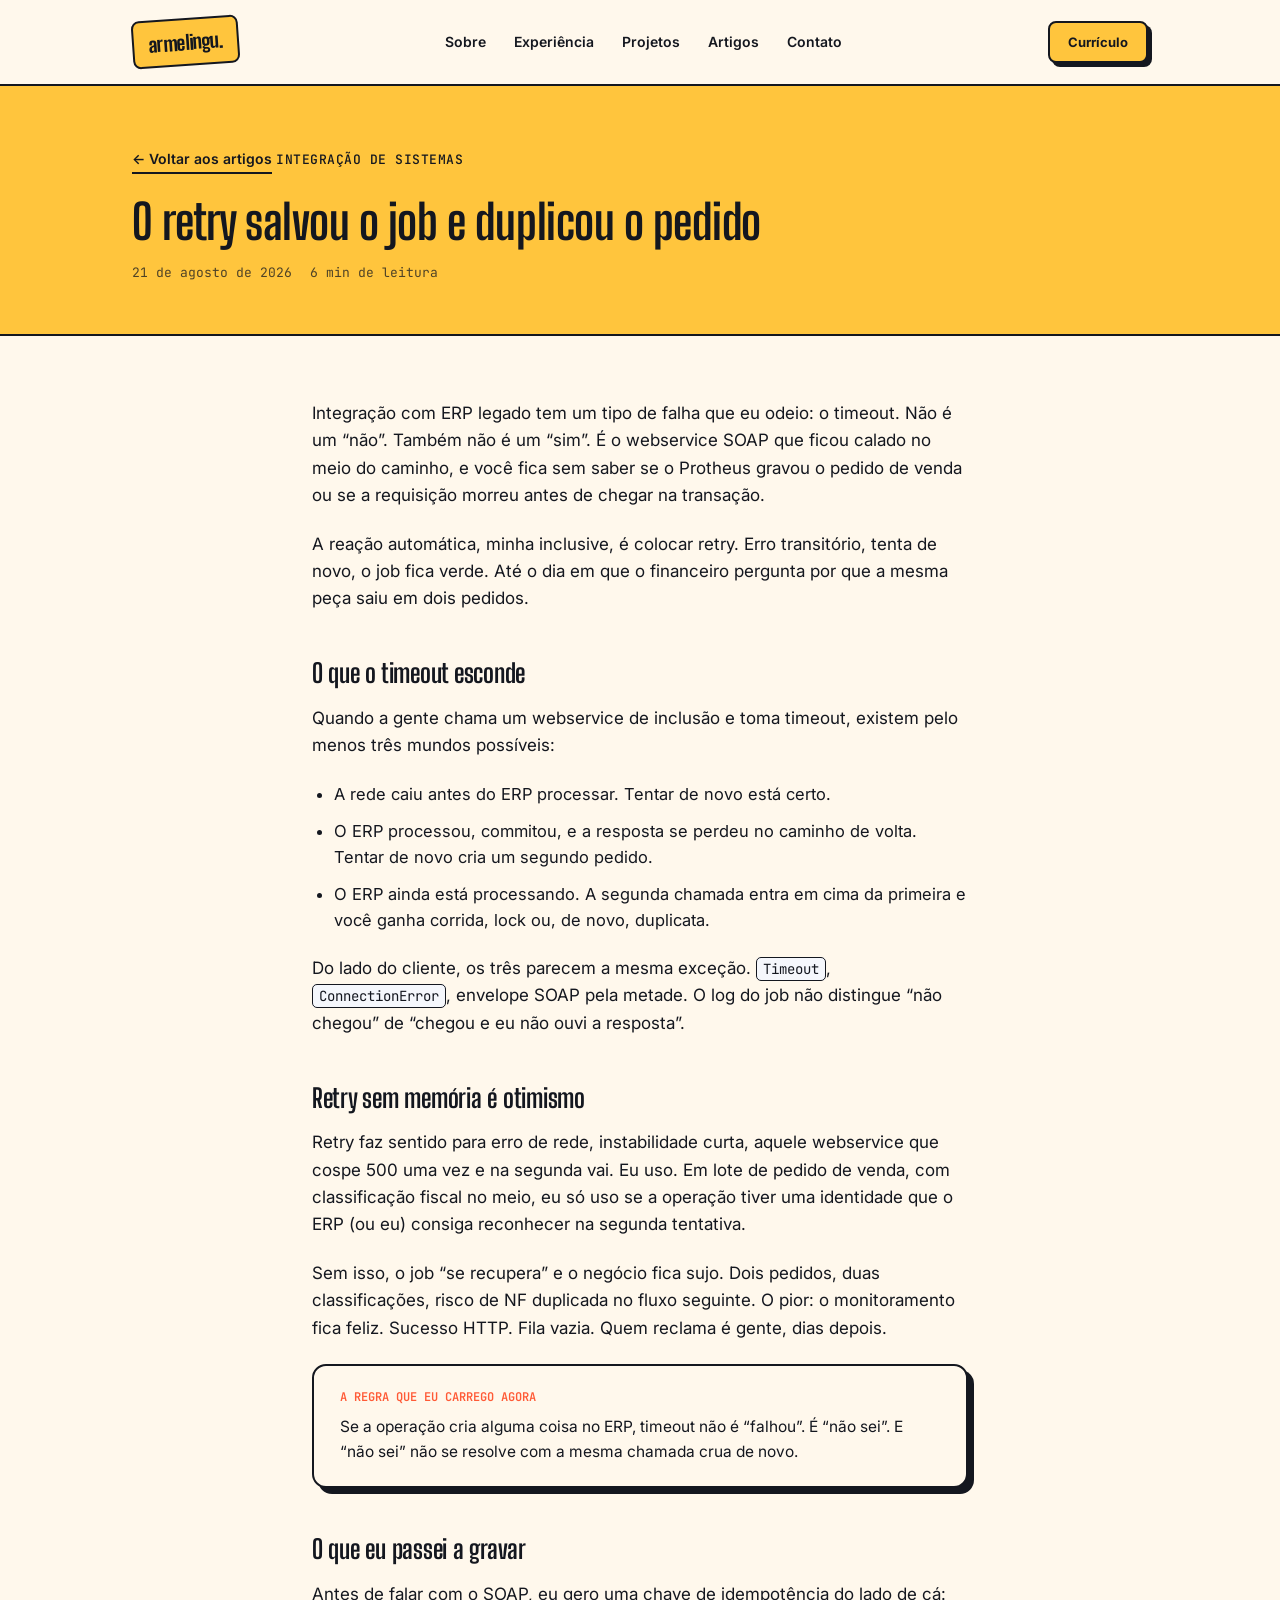
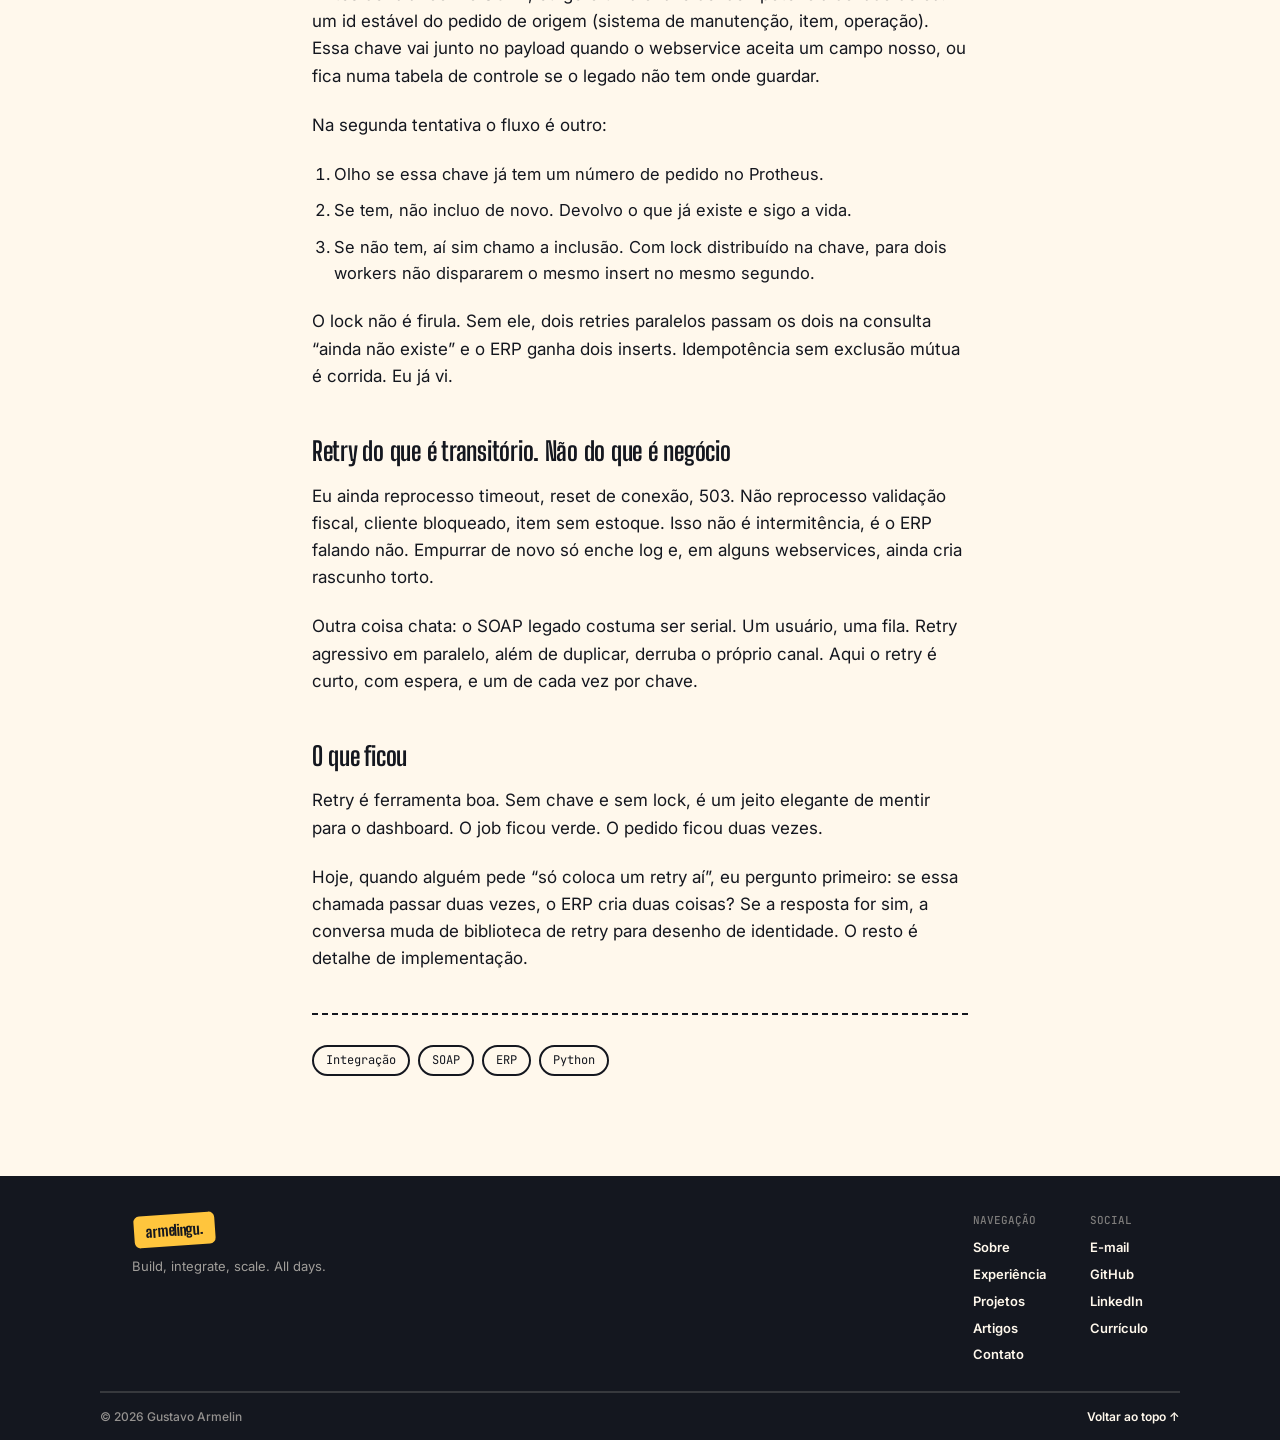
<file: artigos/retry-idempotencia-soap.html>
<!DOCTYPE html>
<html lang="pt-BR">
<head>
<meta charset="UTF-8">
<meta name="viewport" content="width=device-width, initial-scale=1.0">
<title>O retry salvou o job e duplicou o pedido | armelingu.</title>
<meta name="description" content="Timeout no SOAP não diz se o ERP gravou ou não. Sem chave de idempotência, o retry que parece salvação vira pedido duplicado.">
<meta name="theme-color" content="#FFF8EC">
<link rel="canonical" href="https://armelingu.github.io/artigos/retry-idempotencia-soap.html">
<link rel="icon" href="../favicon.svg" type="image/svg+xml">
<meta property="og:type" content="article">
<meta property="og:locale" content="pt_BR">
<meta property="og:site_name" content="armelingu.">
<meta property="og:url" content="https://armelingu.github.io/artigos/retry-idempotencia-soap.html">
<meta property="og:title" content="O retry salvou o job e duplicou o pedido">
<meta property="og:description" content="Timeout no SOAP não diz se o ERP gravou ou não. Sem chave de idempotência, o retry que parece salvação vira pedido duplicado.">
<meta property="og:image" content="https://armelingu.github.io/og.png">
<meta property="og:image:width" content="1200">
<meta property="og:image:height" content="630">
<meta property="article:published_time" content="2026-08-21">
<meta property="article:author" content="Gustavo Armelin">
<meta name="author" content="Gustavo Armelin">
<meta name="twitter:card" content="summary_large_image">
<meta name="twitter:title" content="O retry salvou o job e duplicou o pedido">
<meta name="twitter:description" content="Timeout no SOAP não diz se o ERP gravou ou não. Sem chave de idempotência, o retry que parece salvação vira pedido duplicado.">
<meta name="twitter:image" content="https://armelingu.github.io/og.png">
<link rel="preconnect" href="https://fonts.googleapis.com">
<link rel="preconnect" href="https://fonts.gstatic.com" crossorigin>
<link href="https://fonts.googleapis.com/css2?family=Big+Shoulders+Display:wght@600;800;900&family=Inter:wght@400;500;600;700&family=JetBrains+Mono:wght@500&display=swap" rel="stylesheet">
<link rel="stylesheet" href="../style.css">
<script type="application/ld+json">
{
  "@context": "https://schema.org",
  "@type": "BlogPosting",
  "headline": "O retry salvou o job e duplicou o pedido",
  "description": "Timeout no SOAP não diz se o ERP gravou ou não. Sem chave de idempotência, o retry que parece salvação vira pedido duplicado.",
  "datePublished": "2026-08-21",
  "dateModified": "2026-08-21",
  "inLanguage": "pt-BR",
  "url": "https://armelingu.github.io/artigos/retry-idempotencia-soap.html",
  "image": "https://armelingu.github.io/og.png",
  "author": {
    "@type": "Person",
    "name": "Gustavo Armelin",
    "url": "https://armelingu.github.io/"
  },
  "publisher": {
    "@type": "Person",
    "name": "Gustavo Armelin",
    "url": "https://armelingu.github.io/"
  },
  "mainEntityOfPage": "https://armelingu.github.io/artigos/retry-idempotencia-soap.html"
}
</script>
</head>
<body>

<div class="progress-bar" id="progress-bar"></div>

<header>
  <nav class="nav">
    <a href="../index.html" class="mark">armelingu.</a>
    <ul class="nav-links">
      <li><a href="../index.html#sobre">Sobre</a></li>
      <li><a href="../index.html#experiencia">Experiência</a></li>
      <li><a href="../index.html#projetos">Projetos</a></li>
      <li><a href="../index.html#artigos">Artigos</a></li>
      <li><a href="../index.html#contato">Contato</a></li>
    </ul>
    <a href="../Curriculo_Gustavo_Armelin.pdf" class="nav-cv" target="_blank">Currículo</a>
    <button class="nav-toggle" id="nav-toggle" aria-label="Abrir menu" aria-expanded="false" aria-controls="mobile-menu"><span></span><span></span><span></span></button>
  </nav>
  <div class="mobile-menu" id="mobile-menu">
    <a href="../index.html#sobre">Sobre</a>
    <a href="../index.html#experiencia">Experiência</a>
    <a href="../index.html#projetos">Projetos</a>
    <a href="../index.html#artigos">Artigos</a>
    <a href="../index.html#contato">Contato</a>
    <a href="../Curriculo_Gustavo_Armelin.pdf" target="_blank" rel="noopener">Currículo</a>
  </div>
</header>

<main>
<section class="article-hero">
  <div class="wrap">
    <a href="../index.html#artigos" class="article-back">← Voltar aos artigos</a>
    <div class="eyebrow">Integração de sistemas</div>
    <h1>O retry salvou o job e duplicou o pedido</h1>
    <div class="article-meta">
      <span>21 de agosto de 2026</span>
      <span>6 min de leitura</span>
    </div>
  </div>
</section>

<article class="article-body">
  <p>Integração com ERP legado tem um tipo de falha que eu odeio: o timeout. Não é um “não”. Também não é um “sim”. É o webservice SOAP que ficou calado no meio do caminho, e você fica sem saber se o Protheus gravou o pedido de venda ou se a requisição morreu antes de chegar na transação.</p>
  <p>A reação automática, minha inclusive, é colocar retry. Erro transitório, tenta de novo, o job fica verde. Até o dia em que o financeiro pergunta por que a mesma peça saiu em dois pedidos.</p>

  <h2>O que o timeout esconde</h2>
  <p>Quando a gente chama um webservice de inclusão e toma timeout, existem pelo menos três mundos possíveis:</p>
  <ul>
    <li>A rede caiu antes do ERP processar. Tentar de novo está certo.</li>
    <li>O ERP processou, commitou, e a resposta se perdeu no caminho de volta. Tentar de novo cria um segundo pedido.</li>
    <li>O ERP ainda está processando. A segunda chamada entra em cima da primeira e você ganha corrida, lock ou, de novo, duplicata.</li>
  </ul>
  <p>Do lado do cliente, os três parecem a mesma exceção. <code>Timeout</code>, <code>ConnectionError</code>, envelope SOAP pela metade. O log do job não distingue “não chegou” de “chegou e eu não ouvi a resposta”.</p>

  <h2>Retry sem memória é otimismo</h2>
  <p>Retry faz sentido para erro de rede, instabilidade curta, aquele webservice que cospe 500 uma vez e na segunda vai. Eu uso. Em lote de pedido de venda, com classificação fiscal no meio, eu só uso se a operação tiver uma identidade que o ERP (ou eu) consiga reconhecer na segunda tentativa.</p>
  <p>Sem isso, o job “se recupera” e o negócio fica sujo. Dois pedidos, duas classificações, risco de NF duplicada no fluxo seguinte. O pior: o monitoramento fica feliz. Sucesso HTTP. Fila vazia. Quem reclama é gente, dias depois.</p>

  <div class="callout">
    <span class="label">A regra que eu carrego agora</span>
    <p>Se a operação cria alguma coisa no ERP, timeout não é “falhou”. É “não sei”. E “não sei” não se resolve com a mesma chamada crua de novo.</p>
  </div>

  <h2>O que eu passei a gravar</h2>
  <p>Antes de falar com o SOAP, eu gero uma chave de idempotência do lado de cá: um id estável do pedido de origem (sistema de manutenção, item, operação). Essa chave vai junto no payload quando o webservice aceita um campo nosso, ou fica numa tabela de controle se o legado não tem onde guardar.</p>
  <p>Na segunda tentativa o fluxo é outro:</p>
  <ol>
    <li>Olho se essa chave já tem um número de pedido no Protheus.</li>
    <li>Se tem, não incluo de novo. Devolvo o que já existe e sigo a vida.</li>
    <li>Se não tem, aí sim chamo a inclusão. Com lock distribuído na chave, para dois workers não dispararem o mesmo insert no mesmo segundo.</li>
  </ol>
  <p>O lock não é firula. Sem ele, dois retries paralelos passam os dois na consulta “ainda não existe” e o ERP ganha dois inserts. Idempotência sem exclusão mútua é corrida. Eu já vi.</p>

  <h2>Retry do que é transitório. Não do que é negócio</h2>
  <p>Eu ainda reprocesso timeout, reset de conexão, 503. Não reprocesso validação fiscal, cliente bloqueado, item sem estoque. Isso não é intermitência, é o ERP falando não. Empurrar de novo só enche log e, em alguns webservices, ainda cria rascunho torto.</p>
  <p>Outra coisa chata: o SOAP legado costuma ser serial. Um usuário, uma fila. Retry agressivo em paralelo, além de duplicar, derruba o próprio canal. Aqui o retry é curto, com espera, e um de cada vez por chave.</p>

  <h2>O que ficou</h2>
  <p>Retry é ferramenta boa. Sem chave e sem lock, é um jeito elegante de mentir para o dashboard. O job ficou verde. O pedido ficou duas vezes.</p>
  <p>Hoje, quando alguém pede “só coloca um retry aí”, eu pergunto primeiro: se essa chamada passar duas vezes, o ERP cria duas coisas? Se a resposta for sim, a conversa muda de biblioteca de retry para desenho de identidade. O resto é detalhe de implementação.</p>

  <div class="article-tags">
    <span>Integração</span><span>SOAP</span><span>ERP</span><span>Python</span>
  </div>
</article>
</main>

<footer>
  <div class="wrap footer-inner">
    <div class="footer-brand">
      <a href="../index.html" class="mark">armelingu.</a>
      <p>Build, integrate, scale. All days.</p>
    </div>
    <div class="footer-links">
      <div class="footer-col">
        <div class="stack-label">Navegação</div>
        <a href="../index.html#sobre">Sobre</a>
        <a href="../index.html#experiencia">Experiência</a>
        <a href="../index.html#projetos">Projetos</a>
        <a href="../index.html#artigos">Artigos</a>
        <a href="../index.html#contato">Contato</a>
      </div>
      <div class="footer-col">
        <div class="stack-label">Social</div>
        <a href="mailto:armelingu@gmail.com">E-mail</a>
        <a href="https://github.com/armelingu" target="_blank" rel="noopener">GitHub</a>
        <a href="https://linkedin.com/in/gustavoarmelin" target="_blank" rel="noopener">LinkedIn</a>
        <a href="../Curriculo_Gustavo_Armelin.pdf" target="_blank">Currículo</a>
      </div>
    </div>
  </div>
  <div class="wrap footer-bottom">
    <span>© <span id="year"></span> Gustavo Armelin</span>
    <a href="../index.html#top" class="back-top">Voltar ao topo ↑</a>
  </div>
</footer>

<script src="../script.js"></script>
</body>
</html>
</file>
<file: style.css>
:root {
  --ink: #14171F;
  --paper: #FFF8EC;
  --yellow: #FFC53D;
  --coral: #FF5A36;
  --teal: #0E7C5C;
  --blue: #2F5FFF;
  --border: var(--ink);
  --max: 1080px;
}

* { box-sizing: border-box; }
html { scroll-behavior: smooth; }

.skip-link {
  position: absolute; left: 16px; top: -48px; z-index: 300;
  background: var(--yellow); color: var(--ink); font-weight: 700;
  border: 2.5px solid var(--ink); padding: 8px 14px; border-radius: 8px;
  text-decoration: none;
}
.skip-link:focus { top: 16px; }

:focus-visible {
  outline: 2.5px solid var(--blue);
  outline-offset: 3px;
}

/* Transição suave entre páginas (index <-> artigos), com fallback silencioso em navegadores sem suporte */
@view-transition { navigation: auto; }

::view-transition-old(root) { animation: page-out 0.22s ease-in forwards; }
::view-transition-new(root) { animation: page-in 0.32s ease-out forwards; }

@keyframes page-out { to { opacity: 0; transform: translateY(-10px) scale(0.99); } }
@keyframes page-in { from { opacity: 0; transform: translateY(10px) scale(0.99); } to { opacity: 1; transform: translateY(0) scale(1); } }

body {
  margin: 0;
  background: var(--paper);
  color: var(--ink);
  font-family: 'Inter', -apple-system, BlinkMacSystemFont, sans-serif;
  font-size: 16px;
  line-height: 1.6;
  -webkit-font-smoothing: antialiased;
}

h1, h2, h3 { font-family: 'Big Shoulders Display', sans-serif; font-weight: 800; margin: 0; line-height: 1.02; letter-spacing: -0.01em; }

.wrap { max-width: var(--max); margin: 0 auto; padding: 0 32px; }
a { color: inherit; }

.hard-shadow { box-shadow: 7px 7px 0 var(--ink); }
.card-border { border: 2.5px solid var(--ink); }

/* Progress bar */
.progress-bar {
  position: fixed; top: 0; left: 0; height: 4px; width: 0%;
  background: var(--coral); z-index: 200; transition: width 0.1s linear;
}

/* Nav */
header {
  position: sticky; top: 0; z-index: 100;
  background: var(--paper);
  border-bottom: 2.5px solid var(--ink);
}
.nav {
  max-width: var(--max); margin: 0 auto; padding: 18px 32px;
  display: flex; align-items: center; justify-content: space-between;
}
.mark {
  font-family: 'Big Shoulders Display', sans-serif; font-weight: 800; font-size: 20px;
  text-decoration: none; color: var(--ink); letter-spacing: -0.02em;
  background: var(--yellow); border: 2.5px solid var(--ink); border-radius: 8px;
  padding: 6px 14px; display: inline-block;
  transform: rotate(-4deg);
  transition: transform 0.2s ease;
}
.mark:hover { transform: rotate(-4deg) scale(1.06); }
.nav-links { display: flex; gap: 28px; list-style: none; margin: 0; padding: 0; }
.nav-links a { text-decoration: none; font-size: 14px; font-weight: 600; color: var(--ink); position: relative; }
.nav-links a::after {
  content: ''; position: absolute; left: 0; right: 100%; bottom: -4px; height: 3px; background: var(--coral);
  transition: right 0.2s ease;
}
.nav-links a:hover::after { right: 0; }
.nav-links a.active { color: var(--coral); }
.nav-links a.active::after { right: 0; }

.nav-toggle {
  display: none; background: var(--paper); border: 2.5px solid var(--ink); border-radius: 8px;
  width: 40px; height: 36px; cursor: pointer; align-items: center; justify-content: center; gap: 4px; flex-direction: column;
}
.nav-toggle span { display: block; width: 20px; height: 2.5px; background: var(--ink); }
.mobile-menu {
  display: none; flex-direction: column; gap: 2px; padding: 0 32px 18px;
  background: var(--paper); border-bottom: 2.5px solid var(--ink);
}
.mobile-menu.open { display: flex; }
.mobile-menu a {
  text-decoration: none; color: var(--ink); font-weight: 600; font-size: 15px; padding: 12px 0;
  border-bottom: 1.5px dashed var(--ink);
}
.mobile-menu a:last-child { border-bottom: none; }

@media (max-width: 760px) {
  .nav-toggle { display: flex; }
}
.nav-cv {
  font-size: 13px; font-weight: 700; padding: 9px 18px; border-radius: 8px;
  text-decoration: none; color: var(--ink); background: var(--yellow);
  border: 2.5px solid var(--ink); box-shadow: 4px 4px 0 var(--ink);
  transition: transform 0.15s ease, box-shadow 0.15s ease;
}
.nav-cv:hover { transform: translate(4px, 4px); box-shadow: 0 0 0 var(--ink); }
@media (max-width: 760px) { .nav-links { display: none; } }

/* Marquee */
.marquee {
  background: var(--ink); color: var(--paper); overflow: hidden; white-space: nowrap;
  border-bottom: 2.5px solid var(--ink); padding: 12px 0;
}
.marquee-track { display: inline-block; animation: scroll 22s linear infinite; }
.marquee-track span { font-family: 'JetBrains Mono', monospace; font-size: 14px; font-weight: 500; margin: 0 22px; }
.marquee-track span.hi { color: var(--yellow); }
@keyframes scroll { from { transform: translateX(0); } to { transform: translateX(-50%); } }

/* Hero */
.hero { background: var(--yellow); padding: 90px 0 80px; position: relative; overflow: hidden; border-bottom: 2.5px solid var(--ink); }
.spin-shape {
  position: absolute; top: 60px; right: 60px; width: 90px; height: 90px;
  background: var(--coral); border: 2.5px solid var(--ink);
  animation: spin 14s linear infinite;
}
@keyframes spin { to { transform: rotate(360deg); } }

.badge {
  display: inline-flex; align-items: center; gap: 8px; font-size: 13px; font-weight: 700;
  background: var(--paper); border: 2.5px solid var(--ink); padding: 7px 16px; border-radius: 100px;
  margin-bottom: 28px; box-shadow: 4px 4px 0 var(--ink);
}
.dot { width: 8px; height: 8px; border-radius: 50%; background: var(--teal); }

.hero h1 { font-size: clamp(38px, 6.4vw, 68px); font-weight: 700; margin-bottom: 22px; }
.hero h1 .accent { color: var(--coral); }
.hero .lede { font-size: 19px; max-width: 540px; margin-bottom: 36px; font-weight: 500; }

.cta-row { display: flex; gap: 16px; flex-wrap: wrap; }
.btn {
  display: inline-flex; align-items: center; gap: 8px; font-size: 14px; font-weight: 700;
  text-decoration: none; padding: 14px 26px; border-radius: 8px; border: 2.5px solid var(--ink);
  box-shadow: 5px 5px 0 var(--ink); transition: transform 0.15s ease, box-shadow 0.15s ease;
}
.btn.primary { background: var(--ink); color: var(--paper); }
.btn.ghost { background: var(--paper); color: var(--ink); }
.btn:hover { transform: translate(5px, 5px); box-shadow: 0 0 0 var(--ink); }

/* Sections */
section.body-section { padding: 90px 0; border-bottom: 2.5px solid var(--ink); scroll-margin-top: 120px; }
section.body-section:last-of-type { border-bottom: none; }
.dark { background: var(--ink); color: var(--paper); }

.section-head { margin-bottom: 48px; }
.eyebrow {
  display: inline-block; font-family: 'JetBrains Mono', monospace; font-size: 13px; font-weight: 500;
  color: var(--coral); margin-bottom: 10px; text-transform: uppercase; letter-spacing: 0.04em;
}
.dark .eyebrow { color: var(--yellow); }
.section-head h2 { font-size: clamp(26px, 4vw, 36px); font-weight: 700; }

.reveal { opacity: 0; transform: translateY(20px); transition: opacity 0.6s ease, transform 0.6s ease; }
.reveal.in { opacity: 1; transform: translateY(0); }

/* About */
.about-grid { display: grid; grid-template-columns: 1.2fr 1fr; gap: 50px; align-items: start; }
.about-grid p { font-size: 16.5px; margin: 0 0 16px; }

.stack-card { background: var(--paper); border: 2.5px solid var(--ink); border-radius: 14px; padding: 26px; transform: rotate(-1deg); }
.stack-group { margin-bottom: 18px; }
.stack-group:last-child { margin-bottom: 0; }
.stack-label { font-family: 'JetBrains Mono', monospace; font-size: 12px; font-weight: 500; margin-bottom: 10px; text-transform: uppercase; }
.tags { display: flex; flex-wrap: wrap; gap: 8px; }
.tag { font-size: 13px; font-weight: 700; padding: 6px 14px; border-radius: 100px; border: 2px solid var(--ink); color: var(--ink); }
.tag.c1 { background: var(--yellow); }
.tag.c2 { background: #B9E6D3; }
.tag.c3 { background: #FFC9BC; }
.tag.c4 { background: #C9D6FF; }

@media (max-width: 760px) { .about-grid { grid-template-columns: 1fr; } }

/* Timeline */
.timeline-card { background: var(--paper); color: var(--ink); border: 2.5px solid var(--ink); border-radius: 16px; padding: 40px; }
.timeline-head { display: flex; justify-content: space-between; align-items: baseline; flex-wrap: wrap; gap: 10px; margin-bottom: 26px; }
.timeline-head h3 { font-size: 21px; font-weight: 700; }
.timeline-head .company { font-size: 14px; font-weight: 600; color: var(--coral); }
.timeline-head .trajectory {
  margin: 10px 0 0; font-size: 13px; font-weight: 500; color: var(--ink); opacity: 0.72;
}
.timeline-head .period {
  font-family: 'JetBrains Mono', monospace; font-size: 12px; font-weight: 500; background: var(--yellow);
  border: 2px solid var(--ink); padding: 5px 12px; border-radius: 100px; color: var(--ink);
}
.timeline-list { list-style: none; margin: 0; padding: 0; }
.timeline-list li {
  position: relative; padding-left: 28px; margin-bottom: 18px;
  opacity: 0; transform: translateX(-10px);
  transition: opacity 0.5s ease, transform 0.5s ease;
}
.timeline-list li:last-child { margin-bottom: 0; }
.timeline-list li::before { content: '▸'; position: absolute; left: 0; top: 0; color: var(--coral); font-weight: 700; }
.timeline-list strong { font-weight: 700; }
.counter { font-variant-numeric: tabular-nums; }

.timeline-card.in .timeline-list li { opacity: 1; transform: translateX(0); }
.timeline-list li:nth-child(1) { transition-delay: 0.05s; }
.timeline-list li:nth-child(2) { transition-delay: 0.12s; }
.timeline-list li:nth-child(3) { transition-delay: 0.19s; }
.timeline-list li:nth-child(4) { transition-delay: 0.26s; }
.timeline-list li:nth-child(5) { transition-delay: 0.33s; }
.timeline-list li:nth-child(6) { transition-delay: 0.4s; }
.timeline-list li:nth-child(7) { transition-delay: 0.47s; }

/* Projects */
.project-group {
  font-family: 'JetBrains Mono', monospace; font-size: 12px; font-weight: 500;
  text-transform: uppercase; letter-spacing: 0.04em; margin: 0 0 16px;
}
.projects-grid + .project-group { margin-top: 40px; }
.projects-grid { display: grid; grid-template-columns: repeat(auto-fit, minmax(260px, 1fr)); gap: 24px; }
.project-card {
  display: block; background: var(--paper); color: inherit; text-decoration: none;
  border-radius: 14px; padding: 30px; transition: transform 0.15s ease, box-shadow 0.15s ease;
}
.project-card:nth-child(1) { border-top: 6px solid var(--coral); }
.project-card:nth-child(2) { border-top: 6px solid var(--teal); }
.project-card:nth-child(3) { border-top: 6px solid var(--blue); }
.project-card:hover { transform: translate(-3px, -3px) rotate(-1deg); box-shadow: 8px 8px 0 var(--ink); }
.project-card:nth-child(2):hover { transform: translate(-3px, -3px) rotate(1deg); }
.project-card h3 { font-size: 20px; font-weight: 700; margin-bottom: 10px; }
.project-card p { font-size: 15px; margin: 0 0 18px; }
.project-tags { display: flex; flex-wrap: wrap; gap: 6px; margin-bottom: 20px; }
.project-tags span { font-family: 'JetBrains Mono', monospace; font-size: 11px; font-weight: 500; border: 2px solid var(--ink); padding: 4px 10px; border-radius: 100px; }
.project-link { font-size: 13px; font-weight: 700; border-bottom: 2px solid var(--ink); padding-bottom: 2px; }
.project-card:hover .project-link { color: var(--coral); border-color: var(--coral); }

@media (max-width: 760px) { .projects-grid { grid-template-columns: 1fr; } }

/* Articles */
.articles-empty { background: var(--paper); border: 2.5px dashed var(--ink); border-radius: 14px; padding: 50px 32px; text-align: center; }
.articles-empty .big { font-family: 'Big Shoulders Display', sans-serif; font-weight: 800; font-size: 22px; margin-bottom: 8px; }
.articles-empty p { margin: 0 0 4px; }

.article-card {
  display: block; background: var(--paper); color: var(--ink); border-radius: 12px; border: 2.5px solid var(--ink);
  padding: 24px 28px; margin-bottom: 14px; text-decoration: none; transition: transform 0.15s ease, box-shadow 0.15s ease;
}
.article-card:hover { transform: translate(-3px, -3px); box-shadow: 6px 6px 0 var(--ink); }
.article-card .date { font-family: 'JetBrains Mono', monospace; font-size: 12px; font-weight: 500; color: var(--coral); margin-bottom: 8px; display: block; }
.article-card h3 { font-size: 18px; font-weight: 700; margin-bottom: 6px; }
.article-card p { font-size: 14px; margin: 0; }

/* Contact */
.contact-block {
  position: relative; overflow: hidden;
  background: var(--teal); color: var(--paper); border-radius: 20px; padding: 60px;
  text-align: center; border: 2.5px solid var(--ink);
}
.contact-copy { position: relative; z-index: 1; }
.contact-block h2 { font-size: clamp(26px, 4vw, 38px); margin-bottom: 16px; }
.contact-block p { max-width: 480px; margin: 0 auto 32px; font-size: 16.5px; }

.contact-art { position: absolute; inset: 0; pointer-events: none; z-index: 0; }
.stamp {
  position: absolute; border: 2.5px solid var(--ink); box-shadow: 5px 5px 0 var(--ink);
}
.stamp-sq {
  top: 22px; left: 28px; width: 52px; height: 52px; background: var(--yellow);
  animation: stamp-spin 16s linear infinite;
}
.stamp-dot {
  bottom: 28px; right: 36px; width: 44px; height: 44px; border-radius: 50%; background: var(--coral);
  animation: stamp-float 7s ease-in-out infinite;
}
.stamp-bar {
  top: 36px; right: 56px; width: 72px; height: 16px; background: var(--blue); transform: rotate(18deg);
  animation: stamp-wiggle 8s ease-in-out infinite;
}
.stamp-bubble {
  bottom: 32px; left: 40px; width: 70px; height: 46px; background: var(--paper); border-radius: 12px;
  animation: stamp-float 9s ease-in-out infinite reverse;
}
.stamp-bubble::after {
  content: ''; position: absolute; left: 14px; bottom: -9px;
  width: 16px; height: 16px; background: var(--paper); border-right: 2.5px solid var(--ink);
  border-bottom: 2.5px solid var(--ink); transform: rotate(45deg);
}
.stamp-chip {
  top: 50%; left: 18px; width: 22px; height: 22px; background: var(--yellow); transform: rotate(45deg);
  animation: stamp-spin 22s linear infinite reverse;
}

@keyframes stamp-spin { to { transform: rotate(360deg); } }
@keyframes stamp-float {
  0%, 100% { transform: translateY(0); }
  50% { transform: translateY(-10px); }
}
@keyframes stamp-wiggle {
  0%, 100% { transform: rotate(18deg); }
  50% { transform: rotate(-8deg); }
}

@media (max-width: 760px) {
  .contact-block { padding: 48px 24px; }
  .stamp-bar, .stamp-chip { display: none; }
  .stamp-sq { width: 36px; height: 36px; top: 14px; left: 14px; }
  .stamp-dot { width: 32px; height: 32px; bottom: 14px; right: 14px; }
  .stamp-bubble { width: 52px; height: 36px; bottom: 16px; left: 16px; }
}
.contact-links { display: flex; justify-content: center; gap: 14px; flex-wrap: wrap; }
.contact-links a {
  display: inline-flex; align-items: center; gap: 8px; font-size: 14px; font-weight: 700; text-decoration: none;
  color: var(--ink); background: var(--paper); border: 2.5px solid var(--ink); padding: 12px 22px; border-radius: 100px;
  box-shadow: 4px 4px 0 var(--ink); transition: transform 0.15s ease, box-shadow 0.15s ease;
}
.contact-links a:hover { transform: translate(4px, 4px); box-shadow: 0 0 0 var(--ink); }

footer { background: var(--ink); color: var(--paper); padding: 36px 0 0; }

.footer-inner { display: flex; justify-content: space-between; align-items: flex-start; gap: 32px; flex-wrap: wrap; padding-bottom: 26px; }

.footer-brand .mark { margin-bottom: 8px; font-size: 15px; padding: 4px 12px; }
.footer-brand p { font-size: 13px; color: rgba(255,248,236,0.6); max-width: 240px; margin: 0; }

.footer-links { display: flex; gap: 44px; flex-wrap: wrap; }
.footer-col .stack-label { color: rgba(255,248,236,0.45); margin-bottom: 8px; font-size: 11px; }
.footer-col { display: flex; flex-direction: column; }
.footer-col a {
  text-decoration: none; color: var(--paper); font-size: 13px; font-weight: 600;
  margin-bottom: 6px; width: fit-content; position: relative;
}
.footer-col a:last-child { margin-bottom: 0; }
.footer-col a::after {
  content: ''; position: absolute; left: 0; right: 100%; bottom: -3px; height: 2px; background: var(--yellow);
  transition: right 0.2s ease;
}
.footer-col a:hover::after { right: 0; }

.footer-bottom {
  display: flex; justify-content: space-between; align-items: center; flex-wrap: wrap; gap: 10px;
  border-top: 2.5px solid rgba(255,248,236,0.15); padding: 14px 0; font-size: 12px; font-weight: 500;
  color: rgba(255,248,236,0.55);
}
.back-top { text-decoration: none; color: var(--paper); font-weight: 600; }
.back-top:hover { color: var(--yellow); }

/* Article page */
.article-hero { background: var(--yellow); padding: 60px 0 50px; border-bottom: 2.5px solid var(--ink); }
.article-back {
  display: inline-flex; align-items: center; gap: 8px; text-decoration: none; color: var(--ink);
  font-weight: 600; font-size: 14px; margin-bottom: 24px; border-bottom: 2px solid var(--ink); padding-bottom: 2px;
}
.article-hero .eyebrow { color: var(--ink); }
.article-hero h1 { font-size: clamp(30px, 5vw, 48px); font-weight: 700; margin-bottom: 16px; max-width: 780px; }
.article-meta { display: flex; gap: 18px; flex-wrap: wrap; font-family: 'JetBrains Mono', monospace; font-size: 13px; color: var(--ink); opacity: 0.75; }

.article-body { max-width: 720px; margin: 0 auto; padding: 64px 32px 100px; }
.article-body p { font-size: 17px; color: var(--text-body, var(--ink)); margin: 0 0 22px; }
.article-body h2 { font-size: 26px; font-weight: 700; margin: 48px 0 18px; }
.article-body h3 { font-size: 20px; font-weight: 700; margin: 34px 0 14px; }
.article-body ul, .article-body ol { margin: 0 0 22px; padding-left: 22px; }
.article-body li { font-size: 16.5px; margin-bottom: 10px; }
.article-body strong { font-weight: 700; }
.article-body code {
  font-family: 'JetBrains Mono', monospace; font-size: 14px; background: var(--gray-bg, #F5F7FC);
  border: 1.5px solid var(--border); padding: 2px 6px; border-radius: 5px;
}
.article-body pre {
  background: var(--ink); color: var(--paper); border-radius: 12px; padding: 22px 24px;
  overflow-x: auto; margin: 0 0 26px; box-shadow: 6px 6px 0 var(--border);
}
.article-body pre code { background: none; border: none; padding: 0; color: inherit; font-size: 13.5px; line-height: 1.6; }

.callout {
  background: var(--paper); border: 2.5px solid var(--ink); border-radius: 14px; padding: 22px 26px;
  margin: 0 0 30px; box-shadow: 6px 6px 0 var(--ink);
}
.callout .label { font-family: 'JetBrains Mono', monospace; font-size: 12px; font-weight: 600; text-transform: uppercase; color: var(--coral); margin-bottom: 8px; display: block; }
.callout p { margin: 0; font-size: 15.5px; }

.article-tags { display: flex; flex-wrap: wrap; gap: 8px; margin-top: 40px; padding-top: 30px; border-top: 2px dashed var(--border); }
.article-tags span { font-family: 'JetBrains Mono', monospace; font-size: 12px; border: 2px solid var(--ink); padding: 4px 12px; border-radius: 100px; }

/* Acessibilidade: respeita quem prefere menos movimento no sistema */
@media (prefers-reduced-motion: reduce) {
  *, *::before, *::after {
    animation-duration: 0.001ms !important;
    animation-iteration-count: 1 !important;
    transition-duration: 0.001ms !important;
  }
  html { scroll-behavior: auto; }
  .marquee-track, .spin-shape, .stamp { animation: none !important; }
  ::view-transition-group(*), ::view-transition-old(*), ::view-transition-new(*) {
    animation: none !important;
  }
}
</file>
